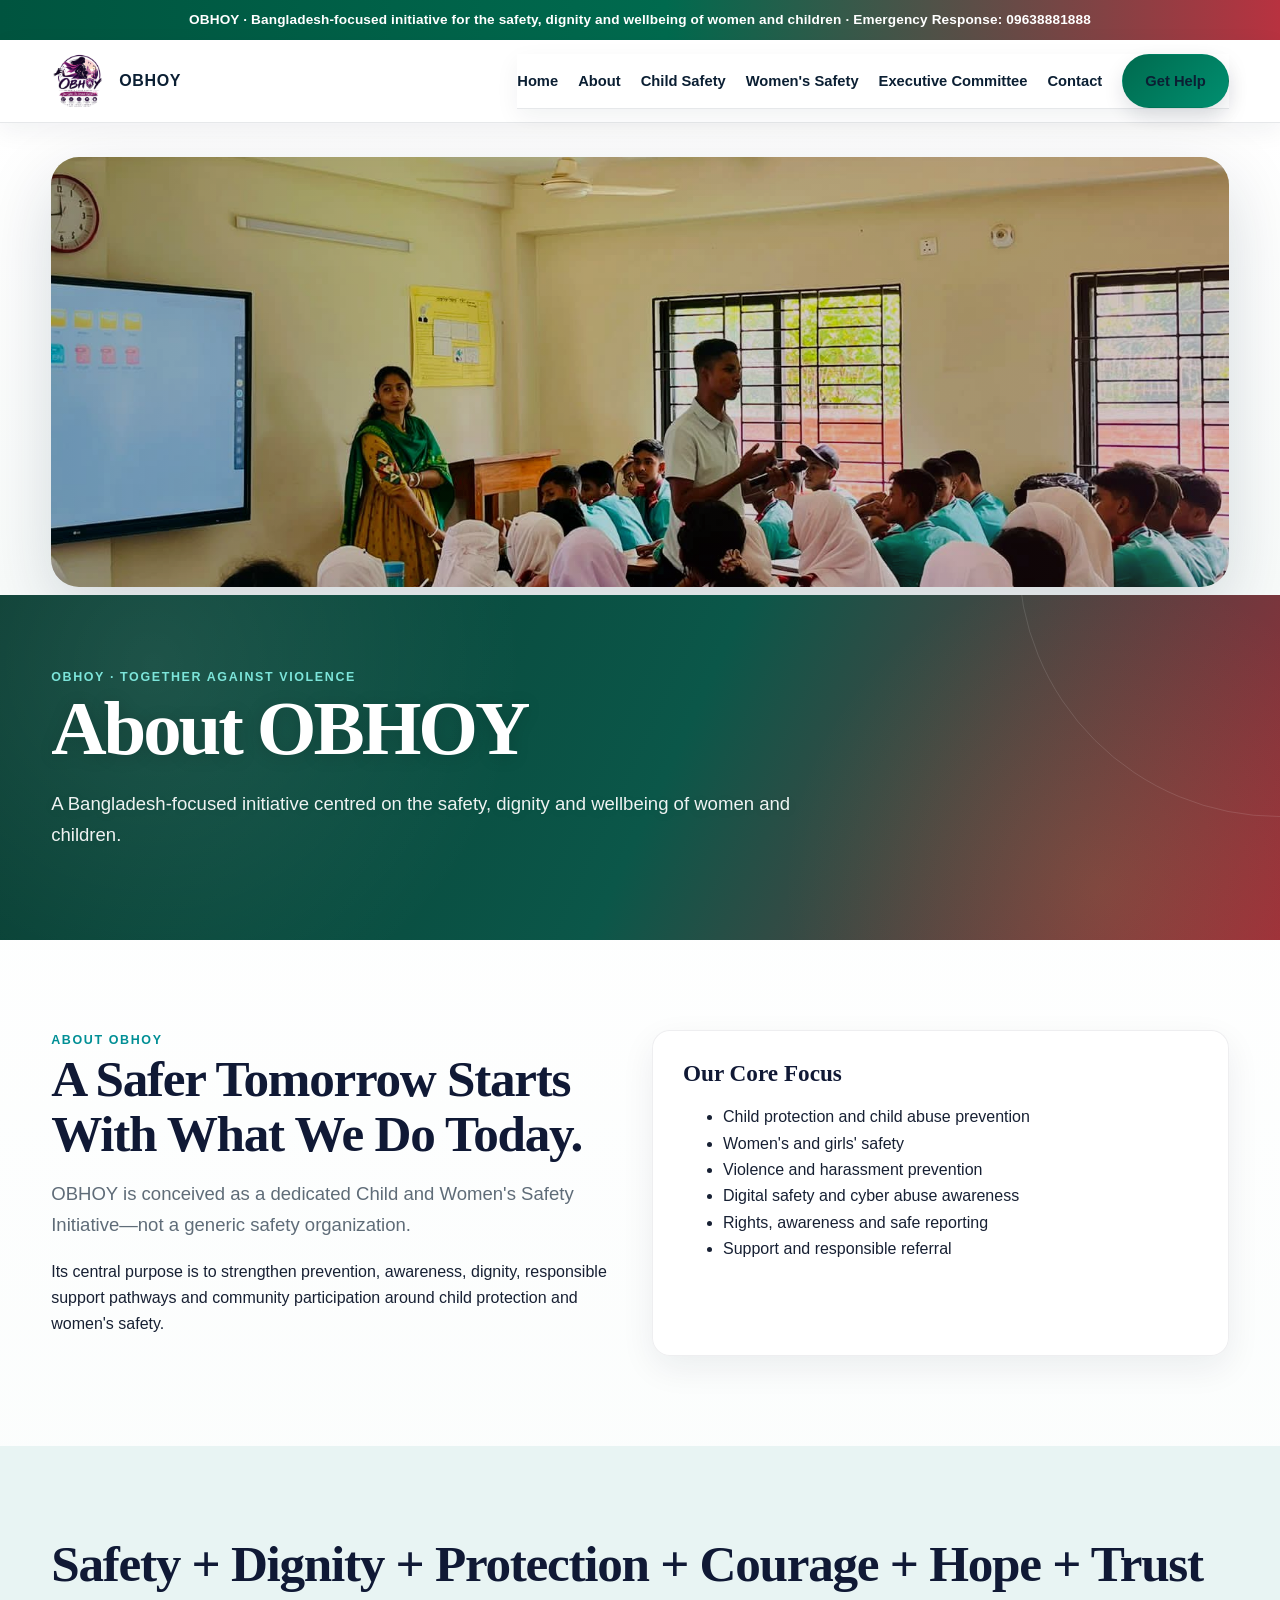
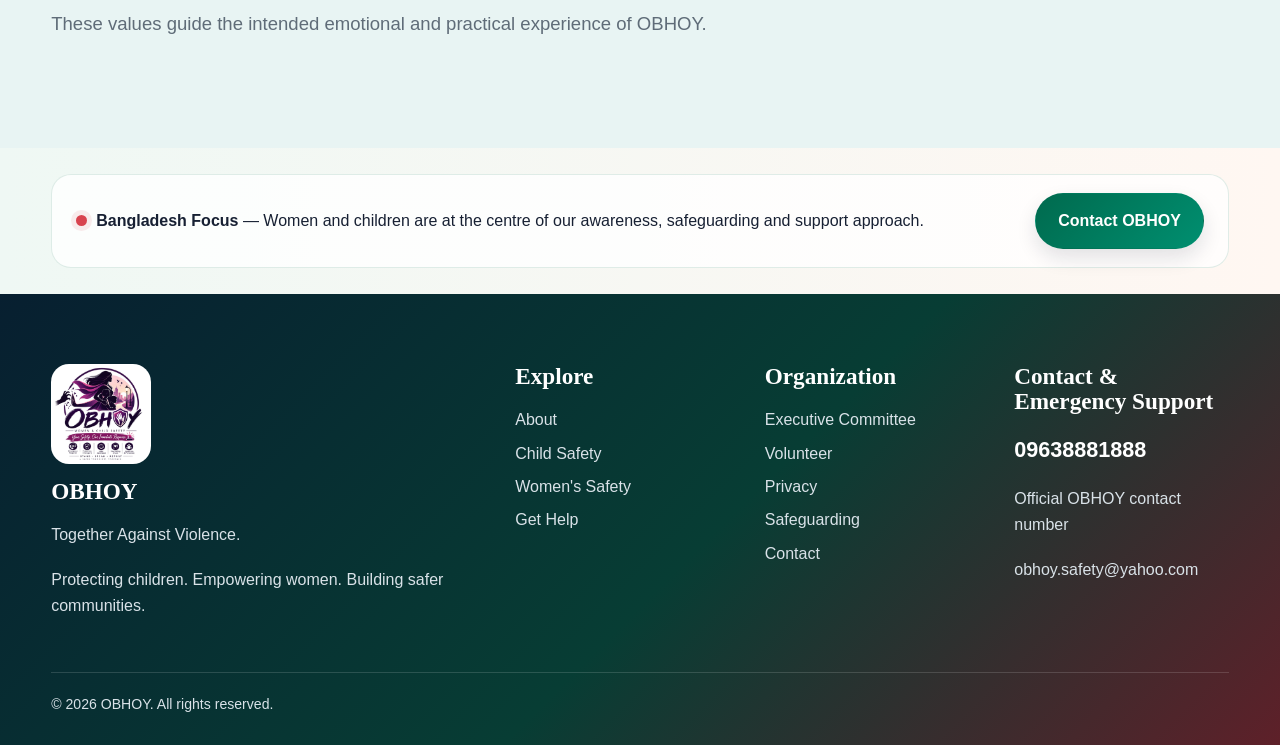
<file: about.html>
<!doctype html><html lang="en"><head>
<meta charset="utf-8"><meta name="viewport" content="width=device-width,initial-scale=1">
<meta name="description" content="OBHOY — Together Against Violence. Child and Women's Safety Initiative.">
<title>About | OBHOY</title><link rel="stylesheet" href="style.css"></head>
<body><div class="top-note">OBHOY · Bangladesh-focused initiative for the safety, dignity and wellbeing of women and children · Emergency Response: <strong>09638881888</strong></div>
<header class="nav"><div class="container nav-in">
<a class="brand" href="index.html"><img src="assets/logo.png" data-asset="logo.png" alt="OBHOY Women and Child Safety logo"><span>OBHOY</span></a>
<nav class="links" aria-label="Primary navigation">
<a href="index.html">Home</a><a href="about.html">About</a><a href="child-safety.html">Child Safety</a><a href="women-safety.html">Women's Safety</a><a href="executive-committee.html">Executive Committee</a><a href="contact.html">Contact</a>
<a class="btn btn-primary" href="contact.html" aria-label="Go to OBHOY Contact and Emergency Response">Get Help</a>
</nav><button class="mobile-toggle" aria-label="Open menu">☰</button></div></header><main><section class="bd-cover-section"><div class="container"><div class="bd-cover-frame"><img src="assets/cover%20photos/classroom-discussion.png" data-asset="cover%20photos/classroom-discussion.png" alt="Students participating in a classroom discussion" class="bd-cover-photo" loading="eager"><div class="bd-cover-overlay"></div></div></div></section><section class="page-hero"><div class="container"><div class="eyebrow">OBHOY · Together Against Violence</div><h1>About OBHOY</h1><p class="lead">A Bangladesh-focused initiative centred on the safety, dignity and wellbeing of women and children.</p></div></section>
<section class="section"><div class="container grid two"><div><div class="eyebrow">About OBHOY</div><h2>A Safer Tomorrow Starts With What We Do Today.</h2><p class="lead">OBHOY is conceived as a dedicated Child and Women's Safety Initiative—not a generic safety organization.</p><p>Its central purpose is to strengthen prevention, awareness, dignity, responsible support pathways and community participation around child protection and women's safety.</p></div><div class="card"><h3>Our Core Focus</h3><ul><li>Child protection and child abuse prevention</li><li>Women's and girls' safety</li><li>Violence and harassment prevention</li><li>Digital safety and cyber abuse awareness</li><li>Rights, awareness and safe reporting</li><li>Support and responsible referral</li></ul></div></div></section>
<section class="section band"><div class="container"><h2>Safety + Dignity + Protection + Courage + Hope + Trust</h2><p class="lead">These values guide the intended emotional and practical experience of OBHOY.</p></div></section>
<section class="bd-context"><div class="container"><div><span class="bd-dot"></span><strong>Bangladesh Focus</strong> — Women and children are at the centre of our awareness, safeguarding and support approach.</div><a href="contact.html" class="btn btn-primary">Contact OBHOY</a></div></section></main><footer class="footer"><div class="container footer-grid">
<div><img src="assets/logo.png" data-asset="logo.png" alt="OBHOY logo" style="width:100px;border-radius:18px;margin-bottom:15px"><h3>OBHOY</h3><p>Together Against Violence.</p><p>Protecting children. Empowering women. Building safer communities.</p></div>
<div><h3>Explore</h3><a href="about.html">About</a><a href="child-safety.html">Child Safety</a><a href="women-safety.html">Women's Safety</a><a href="contact.html" aria-label="Go to OBHOY Contact and Emergency Response">Get Help</a></div>
<div><h3>Organization</h3><a href="executive-committee.html">Executive Committee</a><a href="join.html">Volunteer</a><a href="privacy.html">Privacy</a><a href="privacy.html#safeguarding">Safeguarding</a><a href="contact.html">Contact</a></div>
<div><h3>Contact & Emergency Support</h3><p><strong style="font-size:1.35rem;color:#fff">09638881888</strong></p><p>Official OBHOY contact number</p><p><a href="mailto:obhoy.safety@yahoo.com">obhoy.safety@yahoo.com</a></p></div>
</div><div class="container copyright">© <span id="year"></span> OBHOY. All rights reserved.</div></footer><script src="script.js"></script><script src="asset-loader.js"></script>
</body></html>
</file>
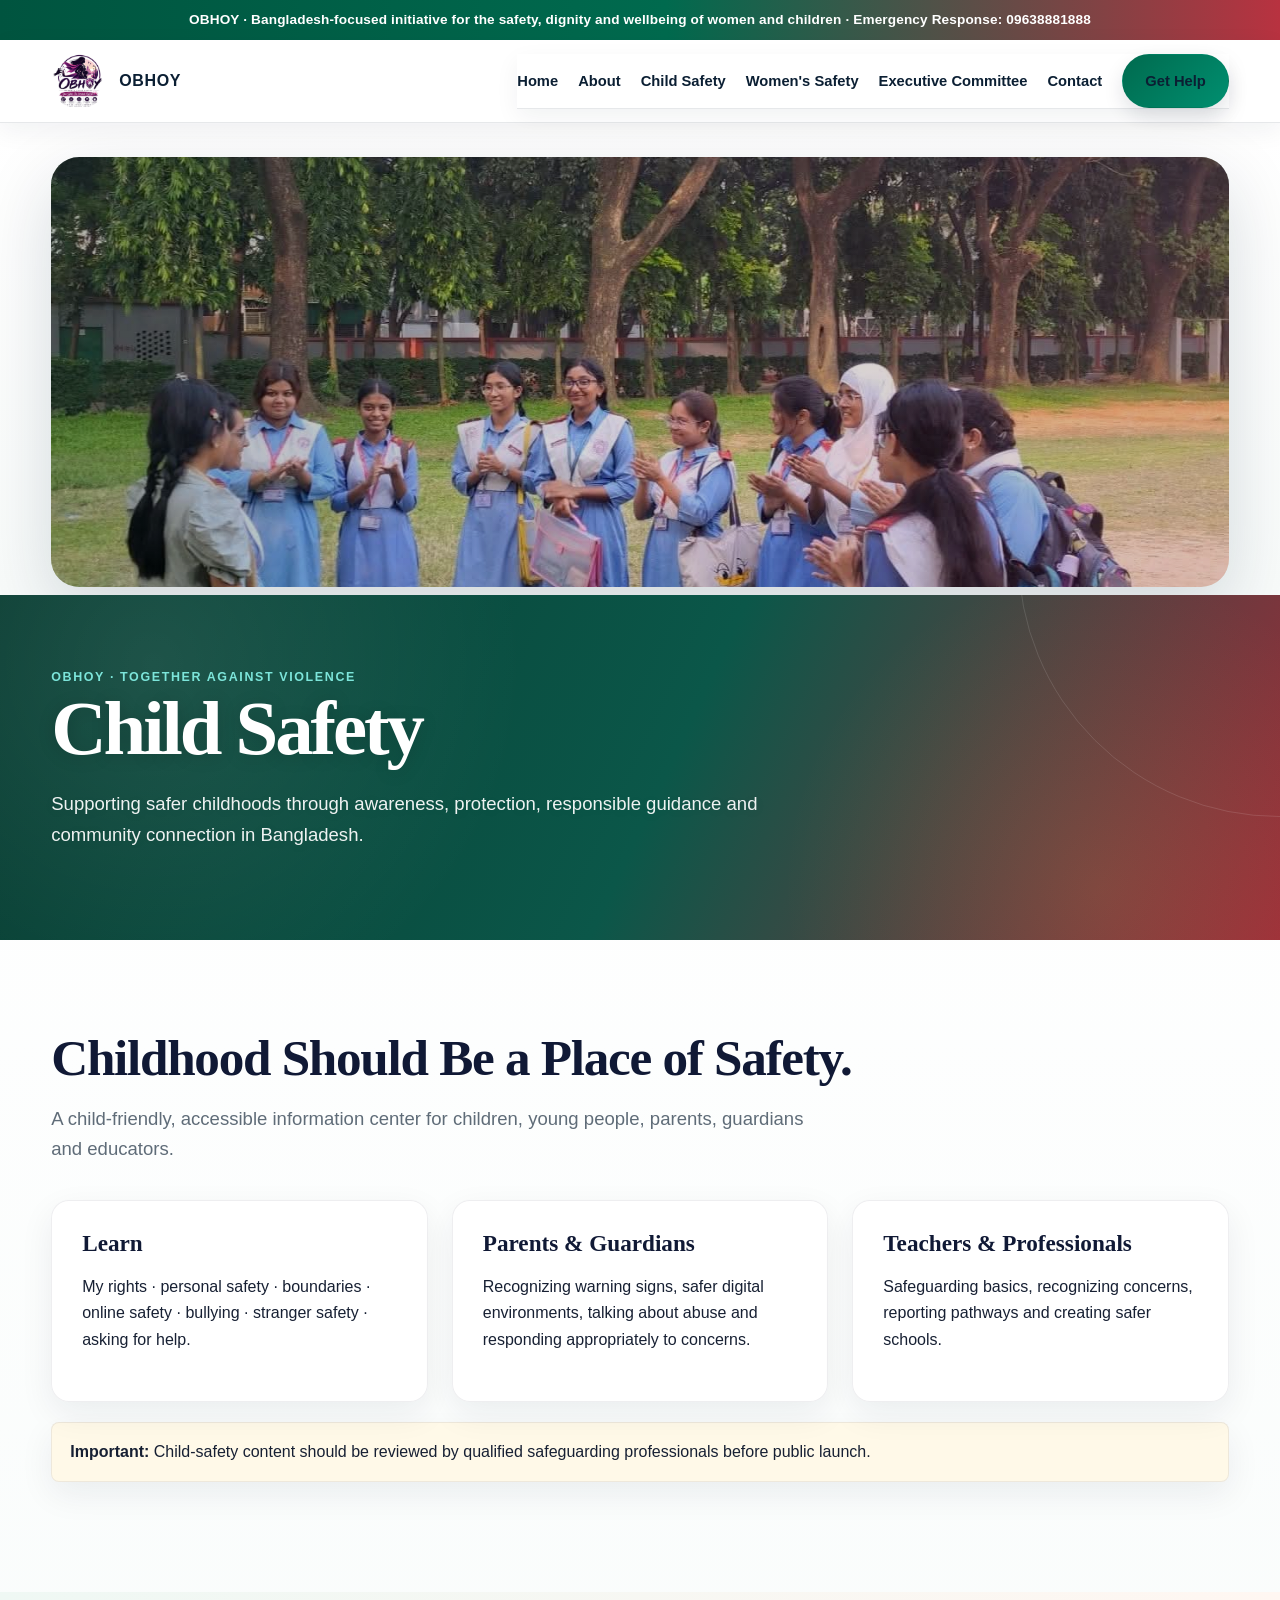
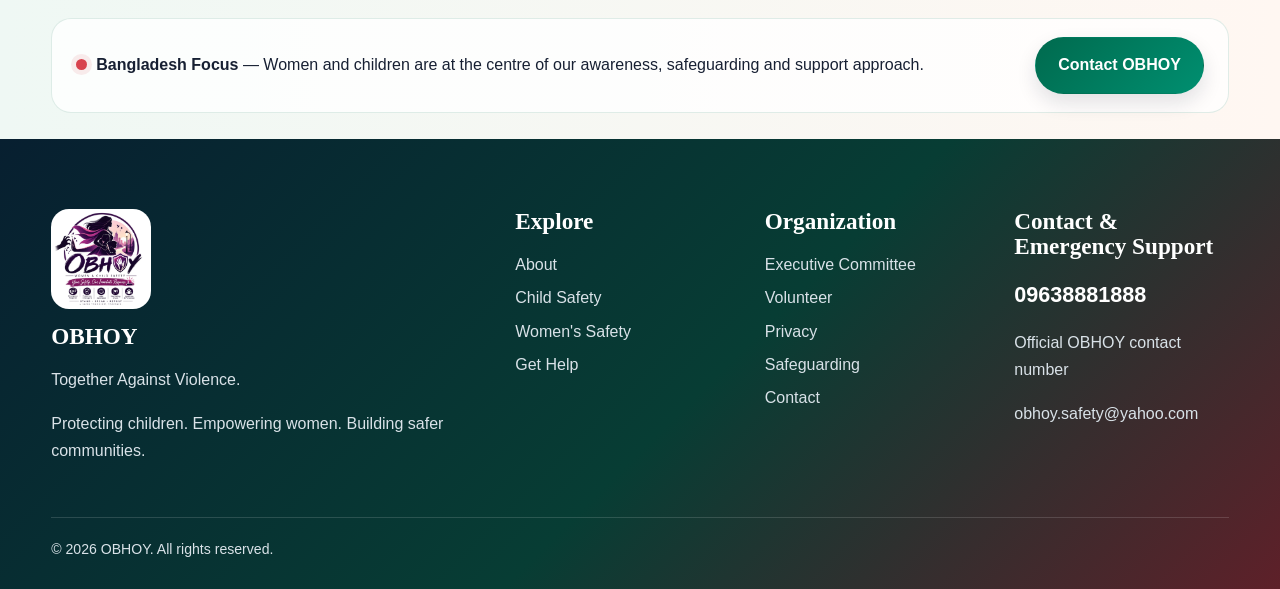
<file: child-safety.html>
<!doctype html><html lang="en"><head>
<meta charset="utf-8"><meta name="viewport" content="width=device-width,initial-scale=1">
<meta name="description" content="OBHOY — Together Against Violence. Child and Women's Safety Initiative.">
<title>Child Safety | OBHOY</title><link rel="stylesheet" href="style.css"></head>
<body><div class="top-note">OBHOY · Bangladesh-focused initiative for the safety, dignity and wellbeing of women and children · Emergency Response: <strong>09638881888</strong></div>
<header class="nav"><div class="container nav-in">
<a class="brand" href="index.html"><img src="assets/logo.png" data-asset="logo.png" alt="OBHOY Women and Child Safety logo"><span>OBHOY</span></a>
<nav class="links" aria-label="Primary navigation">
<a href="index.html">Home</a><a href="about.html">About</a><a href="child-safety.html">Child Safety</a><a href="women-safety.html">Women's Safety</a><a href="executive-committee.html">Executive Committee</a><a href="contact.html">Contact</a>
<a class="btn btn-primary" href="contact.html" aria-label="Go to OBHOY Contact and Emergency Response">Get Help</a>
</nav><button class="mobile-toggle" aria-label="Open menu">☰</button></div></header><main><section class="bd-cover-section"><div class="container"><div class="bd-cover-frame"><img src="assets/cover%20photos/school-girls-community.png" data-asset="cover%20photos/school-girls-community.png" alt="Students and young people connecting in a school community" class="bd-cover-photo" loading="eager"><div class="bd-cover-overlay"></div></div></div></section><section class="page-hero"><div class="container"><div class="eyebrow">OBHOY · Together Against Violence</div><h1>Child Safety</h1><p class="lead">Supporting safer childhoods through awareness, protection, responsible guidance and community connection in Bangladesh.</p></div></section>
<section class="section"><div class="container"><h2>Childhood Should Be a Place of Safety.</h2><p class="lead">A child-friendly, accessible information center for children, young people, parents, guardians and educators.</p><div class="grid three" style="margin-top:35px">
<div class="card"><h3>Learn</h3><p>My rights · personal safety · boundaries · online safety · bullying · stranger safety · asking for help.</p></div>
<div class="card"><h3>Parents & Guardians</h3><p>Recognizing warning signs, safer digital environments, talking about abuse and responding appropriately to concerns.</p></div>
<div class="card"><h3>Teachers & Professionals</h3><p>Safeguarding basics, recognizing concerns, reporting pathways and creating safer schools.</p></div>
</div><div class="notice"><strong>Important:</strong> Child-safety content should be reviewed by qualified safeguarding professionals before public launch.</div></div></section>
<section class="bd-context"><div class="container"><div><span class="bd-dot"></span><strong>Bangladesh Focus</strong> — Women and children are at the centre of our awareness, safeguarding and support approach.</div><a href="contact.html" class="btn btn-primary">Contact OBHOY</a></div></section></main><footer class="footer"><div class="container footer-grid">
<div><img src="assets/logo.png" data-asset="logo.png" alt="OBHOY logo" style="width:100px;border-radius:18px;margin-bottom:15px"><h3>OBHOY</h3><p>Together Against Violence.</p><p>Protecting children. Empowering women. Building safer communities.</p></div>
<div><h3>Explore</h3><a href="about.html">About</a><a href="child-safety.html">Child Safety</a><a href="women-safety.html">Women's Safety</a><a href="contact.html" aria-label="Go to OBHOY Contact and Emergency Response">Get Help</a></div>
<div><h3>Organization</h3><a href="executive-committee.html">Executive Committee</a><a href="join.html">Volunteer</a><a href="privacy.html">Privacy</a><a href="privacy.html#safeguarding">Safeguarding</a><a href="contact.html">Contact</a></div>
<div><h3>Contact & Emergency Support</h3><p><strong style="font-size:1.35rem;color:#fff">09638881888</strong></p><p>Official OBHOY contact number</p><p><a href="mailto:obhoy.safety@yahoo.com">obhoy.safety@yahoo.com</a></p></div>
</div><div class="container copyright">© <span id="year"></span> OBHOY. All rights reserved.</div></footer><script src="script.js"></script><script src="asset-loader.js"></script>
</body></html>
</file>
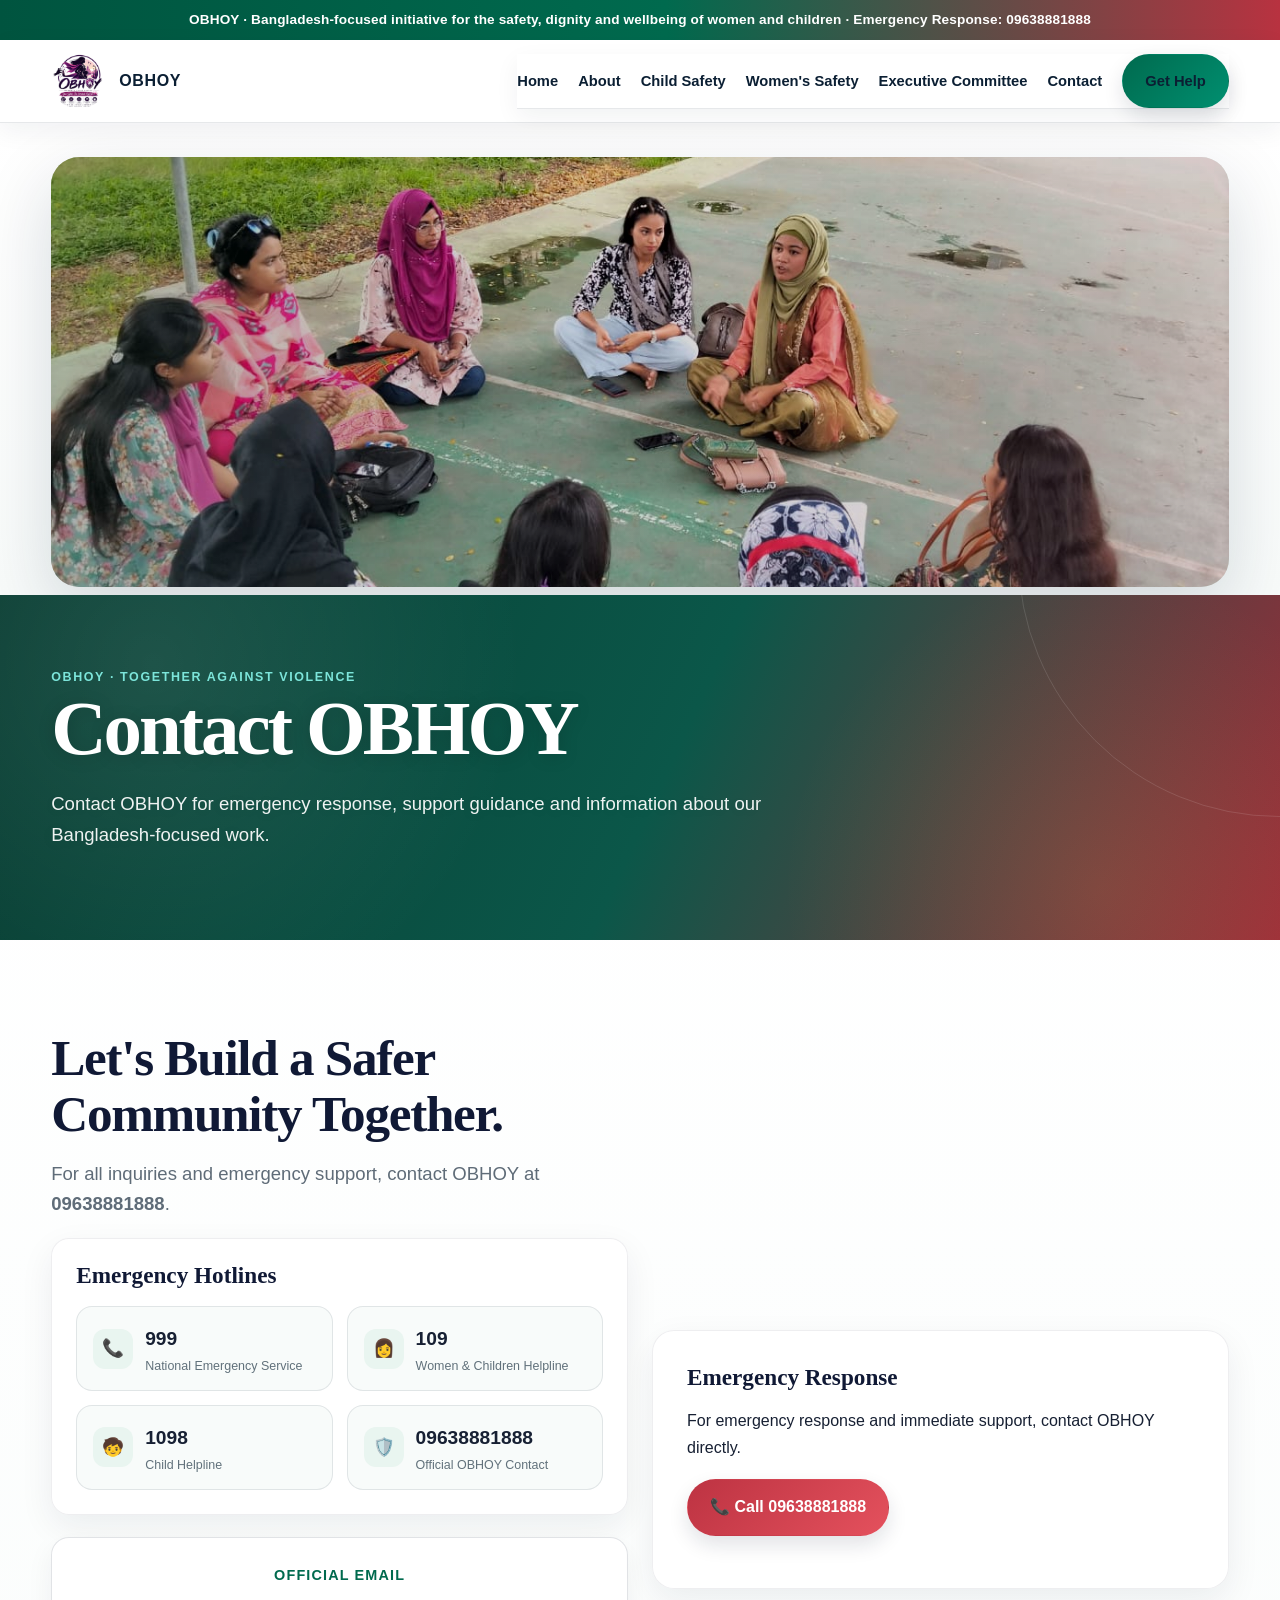
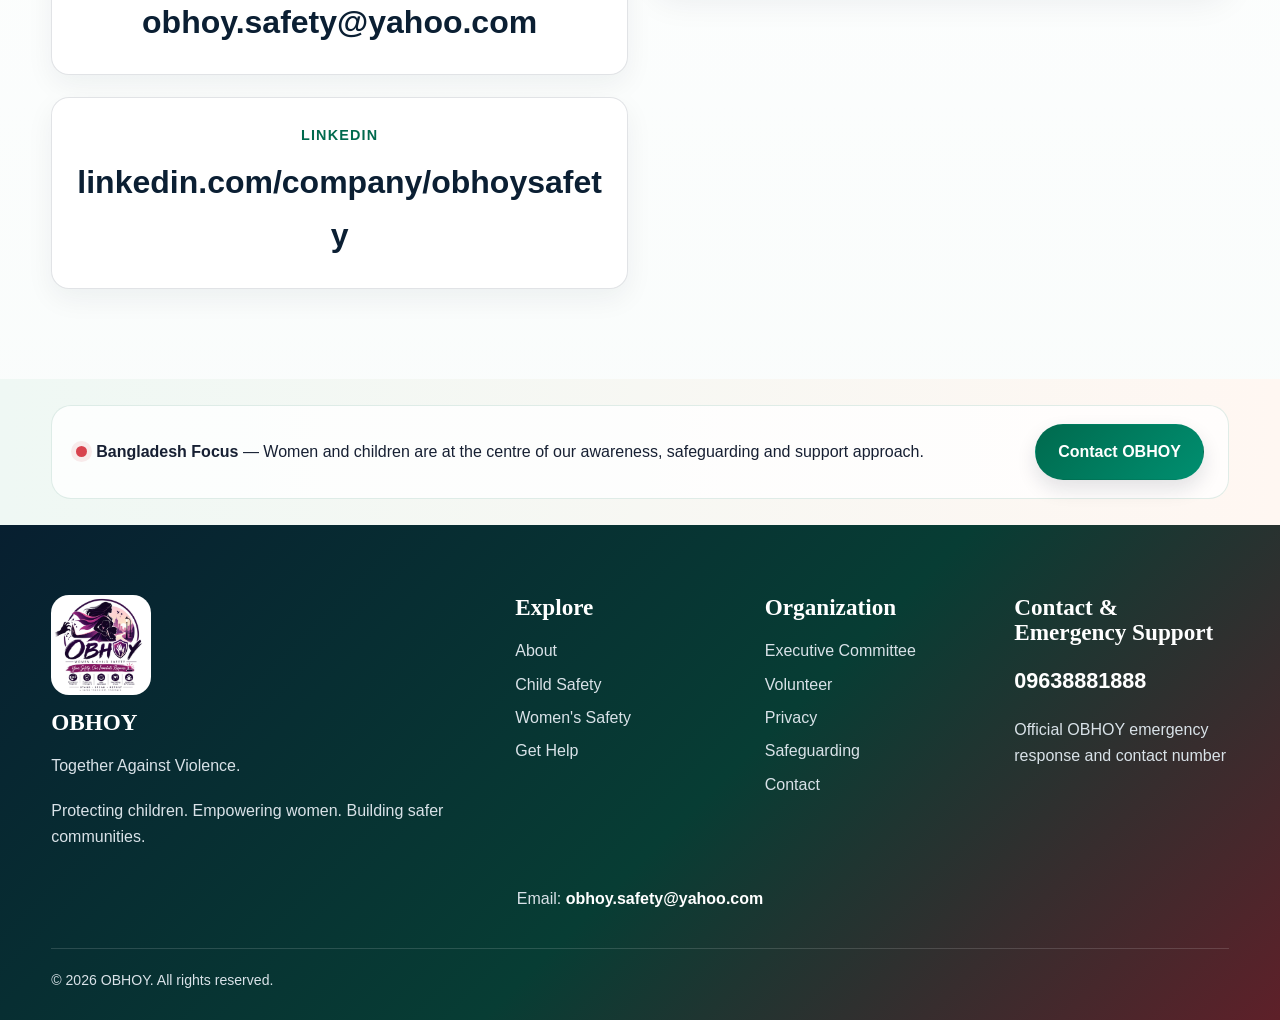
<file: contact.html>
<!doctype html><html lang="en"><head>
<meta charset="utf-8"><meta name="viewport" content="width=device-width,initial-scale=1">
<meta name="description" content="OBHOY — Together Against Violence. Child and Women's Safety Initiative.">
<title>Contact | OBHOY</title><link rel="stylesheet" href="style.css"></head>
<body><div class="top-note">OBHOY · Bangladesh-focused initiative for the safety, dignity and wellbeing of women and children · Emergency Response: <strong>09638881888</strong></div>
<header class="nav"><div class="container nav-in">
<a class="brand" href="index.html"><img src="assets/logo.png" data-asset="logo.png" alt="OBHOY Women and Child Safety logo"><span>OBHOY</span></a>
<nav class="links" aria-label="Primary navigation">
<a href="index.html">Home</a><a href="about.html">About</a><a href="child-safety.html">Child Safety</a><a href="women-safety.html">Women's Safety</a><a href="executive-committee.html">Executive Committee</a><a href="contact.html">Contact</a>
<a class="btn btn-primary" href="contact.html" aria-label="Go to OBHOY Contact and Emergency Response">Get Help</a>
</nav><button class="mobile-toggle" aria-label="Open menu">☰</button></div></header><main><section class="bd-cover-section"><div class="container"><div class="bd-cover-frame"><img src="assets/cover%20photos/women-community-circle.png" data-asset="cover%20photos/women-community-circle.png" alt="Women taking part in a community discussion" class="bd-cover-photo" loading="eager"><div class="bd-cover-overlay"></div></div></div></section><section class="page-hero"><div class="container"><div class="eyebrow">OBHOY · Together Against Violence</div><h1>Contact OBHOY</h1><p class="lead">Contact OBHOY for emergency response, support guidance and information about our Bangladesh-focused work.</p></div></section>
<section class="section"><div class="container grid two"><div><h2>Let's Build a Safer Community Together.</h2><p class="lead">For all inquiries and emergency support, contact OBHOY at <strong>09638881888</strong>.</p><div class="card emergency-hotlines-card"><h3 style="margin-top:0">Emergency Hotlines</h3><div class="emergency-hotline-grid"><a class="emergency-hotline" href="tel:999"><span class="hotline-icon">📞</span><span><strong>999</strong><small>National Emergency Service</small></span></a><a class="emergency-hotline" href="tel:109"><span class="hotline-icon">👩</span><span><strong>109</strong><small>Women &amp; Children Helpline</small></span></a><a class="emergency-hotline" href="tel:1098"><span class="hotline-icon">🧒</span><span><strong>1098</strong><small>Child Helpline</small></span></a><a class="emergency-hotline" href="tel:09638881888"><span class="hotline-icon">🛡️</span><span><strong>09638881888</strong><small>Official OBHOY Contact</small></span></a></div></div><div class="contact-email-card"><span class="email-label">Official Email</span><a href="mailto:obhoy.safety@yahoo.com">obhoy.safety@yahoo.com</a></div><div class="contact-email-card"><span class="email-label">LinkedIn</span><a href="https://www.linkedin.com/company/obhoysafety/" target="_blank" rel="noopener">linkedin.com/company/obhoysafety</a></div></div><div class="form-card"><h3>Emergency Response</h3><p>For emergency response and immediate support, contact OBHOY directly.</p><p><a class="btn btn-danger" href="contact.html">📞 Call 09638881888</a></p></div></div></section>
<section class="bd-context"><div class="container"><div><span class="bd-dot"></span><strong>Bangladesh Focus</strong> — Women and children are at the centre of our awareness, safeguarding and support approach.</div><a href="contact.html" class="btn btn-primary">Contact OBHOY</a></div></section></main><footer class="footer"><div class="container footer-grid">
<div><img src="assets/logo.png" data-asset="logo.png" alt="OBHOY logo" style="width:100px;border-radius:18px;margin-bottom:15px"><h3>OBHOY</h3><p>Together Against Violence.</p><p>Protecting children. Empowering women. Building safer communities.</p></div>
<div><h3>Explore</h3><a href="about.html">About</a><a href="child-safety.html">Child Safety</a><a href="women-safety.html">Women's Safety</a><a href="contact.html" aria-label="Go to OBHOY Contact and Emergency Response">Get Help</a></div>
<div><h3>Organization</h3><a href="executive-committee.html">Executive Committee</a><a href="join.html">Volunteer</a><a href="privacy.html">Privacy</a><a href="privacy.html#safeguarding">Safeguarding</a><a href="contact.html">Contact</a></div>
<div><h3>Contact & Emergency Support</h3><p><strong style="font-size:1.35rem;color:#fff">09638881888</strong></p><p>Official OBHOY emergency response and contact number</p></div>
</div><p class="global-contact-email">Email: <a href="mailto:obhoy.safety@yahoo.com">obhoy.safety@yahoo.com</a></p><div class="container copyright">© <span id="year"></span> OBHOY. All rights reserved.</div></footer><script src="script.js"></script><script src="asset-loader.js"></script>
</body></html>
</file>
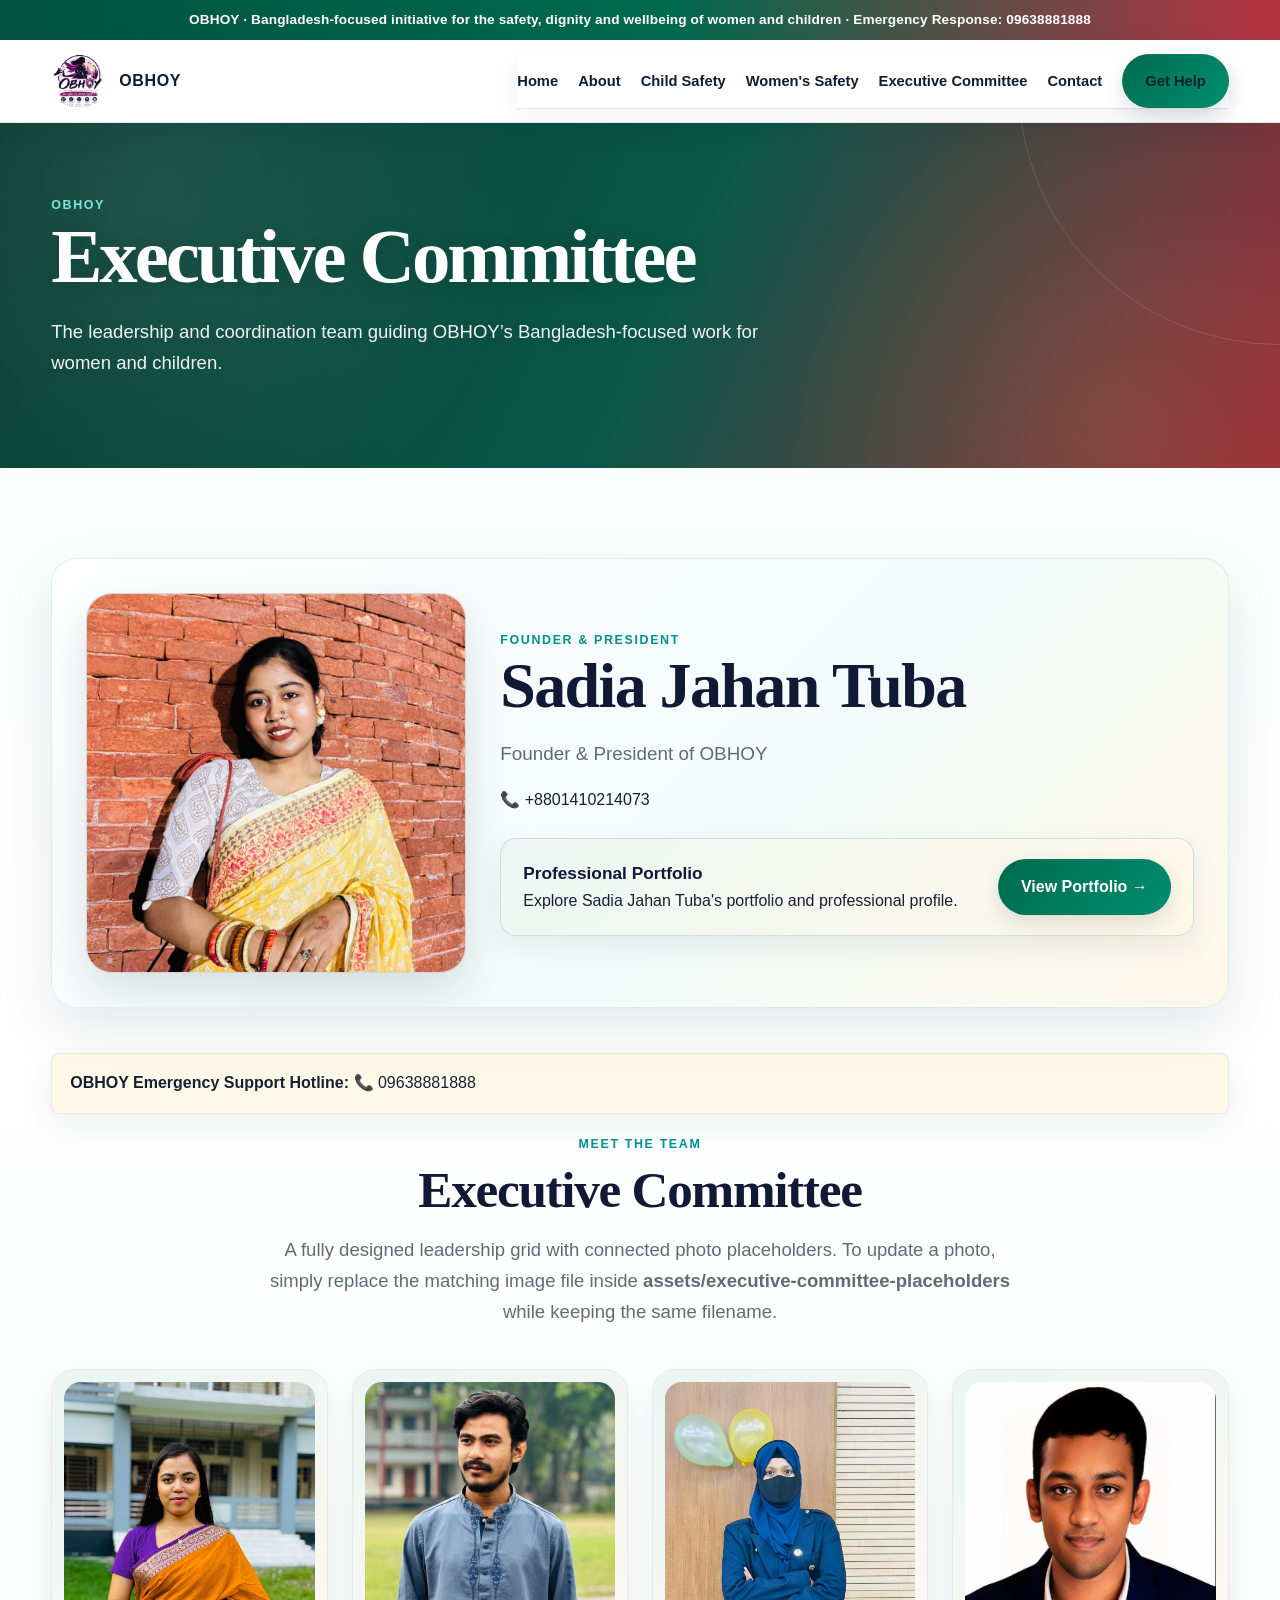
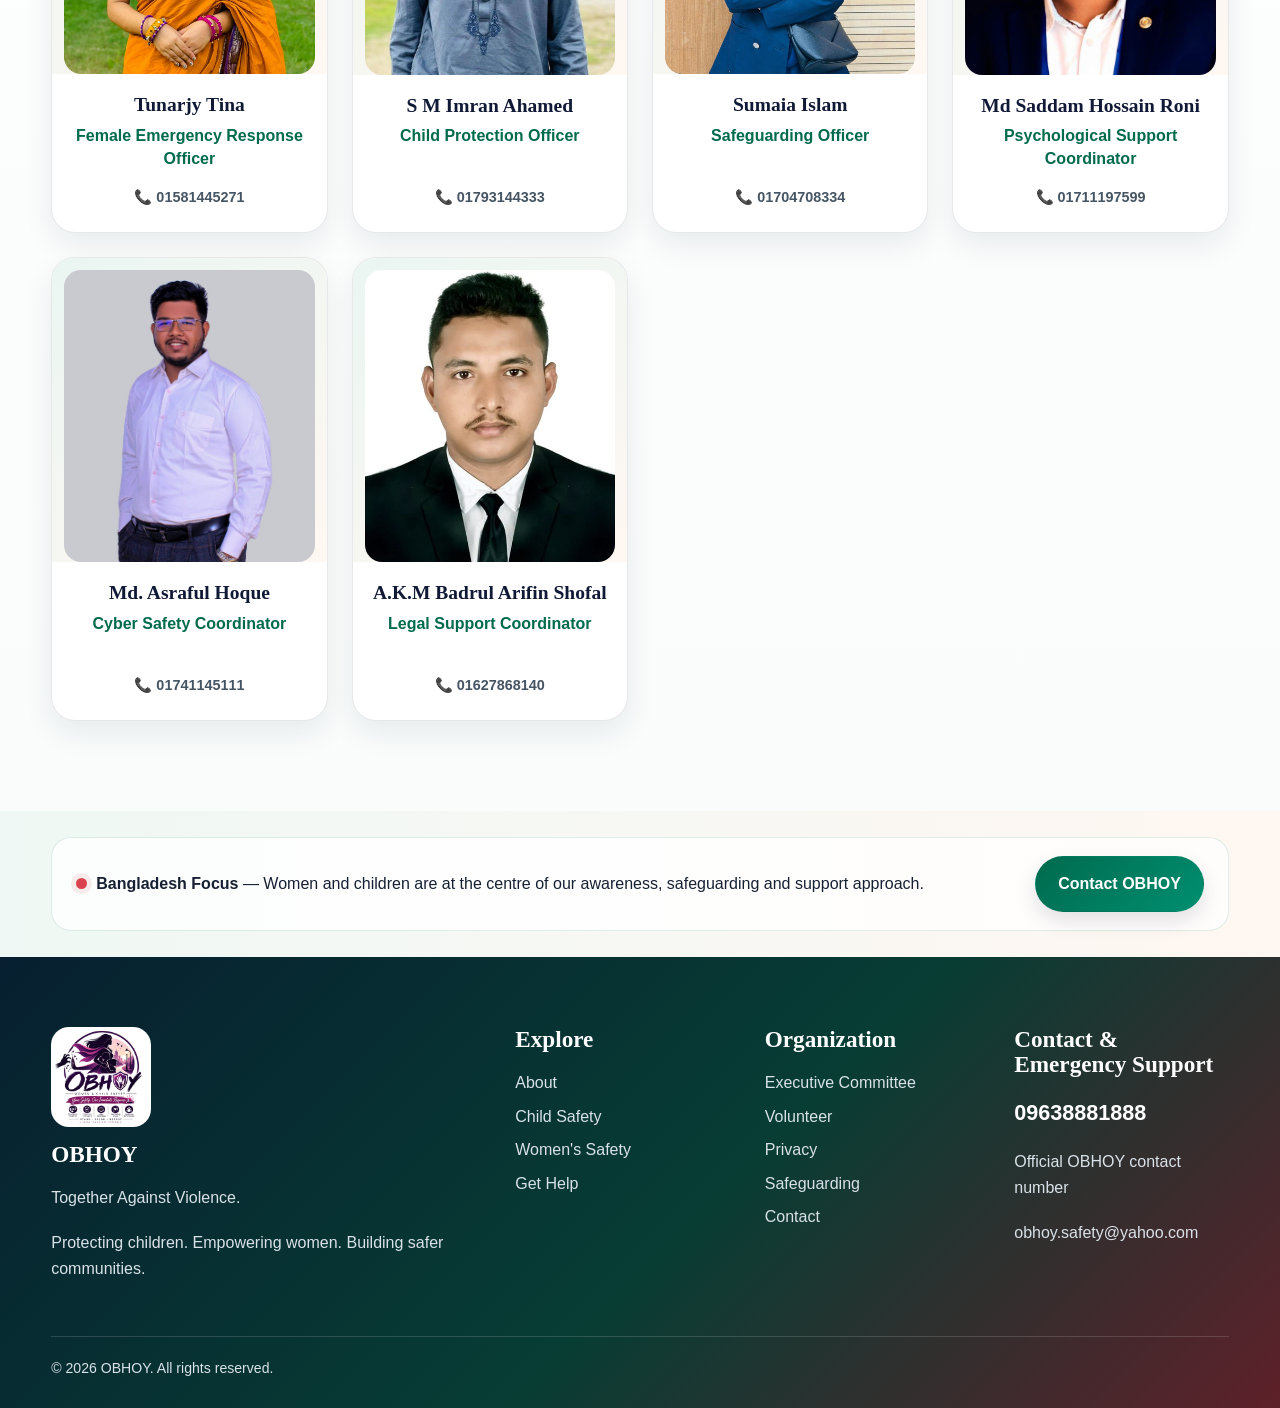
<file: executive-committee.html>
<!doctype html><html lang="en"><head><meta charset="utf-8"><meta name="viewport" content="width=device-width,initial-scale=1"><meta name="description" content="OBHOY Executive Committee"><title>Executive Committee | OBHOY</title><link rel="stylesheet" href="style.css"></head><body><div class="top-note">OBHOY · Bangladesh-focused initiative for the safety, dignity and wellbeing of women and children · Emergency Response: <strong>09638881888</strong></div>
<header class="nav"><div class="container nav-in">
<a class="brand" href="index.html"><img src="assets/logo.png" data-asset="logo.png" alt="OBHOY Women and Child Safety logo"><span>OBHOY</span></a>
<nav class="links" aria-label="Primary navigation">
<a href="index.html">Home</a><a href="about.html">About</a><a href="child-safety.html">Child Safety</a><a href="women-safety.html">Women's Safety</a><a href="executive-committee.html">Executive Committee</a><a href="contact.html">Contact</a>
<a class="btn btn-primary" href="contact.html" aria-label="Go to OBHOY Contact and Emergency Response">Get Help</a>
</nav><button class="mobile-toggle" aria-label="Open menu">☰</button></div></header><main>
<section class="page-hero"><div class="container"><div class="eyebrow">OBHOY</div><h1>Executive Committee</h1><p class="lead">The leadership and coordination team guiding OBHOY’s Bangladesh-focused work for women and children.</p></div></section>
<section class="section"><div class="container">
<div class="founder-feature">
<div class="founder-photo-column">
<div class="founder-photo-wrap">
<img src="assets/executive-committee-placeholders/president.png" data-asset="executive-committee-placeholders/president.png" alt="Replace with photo of Sadia Jahan Tuba" class="founder-photo" loading="eager">

</div>
</div>
<div class="founder-info">
<div class="eyebrow">Founder & President</div>
<h2>Sadia Jahan Tuba</h2>
<p class="lead">Founder & President of OBHOY</p>
<p>📞 <a href="tel:+8801410214073">+8801410214073</a></p>
<div class="portfolio-box">
<div><strong>Professional Portfolio</strong><span>Explore Sadia Jahan Tuba's portfolio and professional profile.</span></div>
<a class="btn btn-primary" href="https://sadiajahantuba.me/" target="_blank" rel="noopener">View Portfolio →</a>
</div>
</div></div>
<div class="notice"><strong>OBHOY Emergency Support Hotline:</strong> <a href="contact.html">📞 09638881888</a></div>
<div class="committee-intro"><div><div class="eyebrow">Meet the Team</div><h2>Executive Committee</h2><p class="lead">A fully designed leadership grid with connected photo placeholders. To update a photo, simply replace the matching image file inside <strong>assets/executive-committee-placeholders</strong> while keeping the same filename.</p></div></div><div class="committee-grid"><article class="committee-member"><div class="member-photo-wrap"><img src="assets/executive-committee-placeholders/executive-member-1.png" data-asset="executive-committee-placeholders/executive-member-1.png" alt="Replace with photo of Tunarjy Tina" class="member-photo" loading="lazy"></div><div class="member-content"><h3>Tunarjy Tina</h3><p class="member-role">Female Emergency Response Officer</p><a class="team-phone" href="tel:01581445271">📞 01581445271</a></div></article><article class="committee-member"><div class="member-photo-wrap"><img src="assets/executive-committee-placeholders/executive-member-2.png" data-asset="executive-committee-placeholders/executive-member-2.png" alt="Replace with photo of S M Imran Ahamed" class="member-photo" loading="lazy"></div><div class="member-content"><h3>S M Imran Ahamed</h3><p class="member-role">Child Protection Officer</p><a class="team-phone" href="tel:01793144333">📞 01793144333</a></div></article><article class="committee-member"><div class="member-photo-wrap"><img src="assets/executive-committee-placeholders/executive-member-3.png" data-asset="executive-committee-placeholders/executive-member-3.png" alt="Replace with photo of Sumaia Islam" class="member-photo" loading="lazy"></div><div class="member-content"><h3>Sumaia Islam</h3><p class="member-role">Safeguarding Officer</p><a class="team-phone" href="tel:01704708334">📞 01704708334</a></div></article><article class="committee-member"><div class="member-photo-wrap"><img src="assets/executive-committee-placeholders/executive-member-4.png" data-asset="executive-committee-placeholders/executive-member-4.png" alt="Replace with photo of Md Saddam Hossain Roni" class="member-photo" loading="lazy"></div><div class="member-content"><h3>Md Saddam Hossain Roni</h3><p class="member-role">Psychological Support Coordinator</p><a class="team-phone" href="tel:01711197599">📞 01711197599</a></div></article><article class="committee-member"><div class="member-photo-wrap"><img src="assets/executive-committee-placeholders/executive-member-5.png" data-asset="executive-committee-placeholders/executive-member-5.png" alt="Replace with photo of Md. Asraful Hoque" class="member-photo" loading="lazy"></div><div class="member-content"><h3>Md. Asraful Hoque</h3><p class="member-role">Cyber Safety Coordinator</p><a class="team-phone" href="tel:01741145111">📞 01741145111</a></div></article><article class="committee-member"><div class="member-photo-wrap"><img src="assets/executive-committee-placeholders/executive-member-6.jpeg" data-asset="executive-committee-placeholders/executive-member-6.jpeg" alt="Photo of A.K.M Badrul Arifin Shofal" class="member-photo" loading="lazy"></div><div class="member-content"><h3>A.K.M Badrul Arifin Shofal</h3><p class="member-role">Legal Support Coordinator</p><a class="team-phone" href="tel:+8801627868140">📞 01627868140</a></div></article></div>
</div></section>
<section class="bd-context"><div class="container"><div><span class="bd-dot"></span><strong>Bangladesh Focus</strong> — Women and children are at the centre of our awareness, safeguarding and support approach.</div><a href="contact.html" class="btn btn-primary">Contact OBHOY</a></div></section></main><footer class="footer"><div class="container footer-grid">
<div><img src="assets/logo.png" data-asset="logo.png" alt="OBHOY logo" style="width:100px;border-radius:18px;margin-bottom:15px"><h3>OBHOY</h3><p>Together Against Violence.</p><p>Protecting children. Empowering women. Building safer communities.</p></div>
<div><h3>Explore</h3><a href="about.html">About</a><a href="child-safety.html">Child Safety</a><a href="women-safety.html">Women's Safety</a><a href="contact.html" aria-label="Go to OBHOY Contact and Emergency Response">Get Help</a></div>
<div><h3>Organization</h3><a href="executive-committee.html">Executive Committee</a><a href="join.html">Volunteer</a><a href="privacy.html">Privacy</a><a href="privacy.html#safeguarding">Safeguarding</a><a href="contact.html">Contact</a></div>
<div><h3>Contact & Emergency Support</h3><p><strong style="font-size:1.35rem;color:#fff">09638881888</strong></p><p>Official OBHOY contact number</p><p><a href="mailto:obhoy.safety@yahoo.com">obhoy.safety@yahoo.com</a></p></div>
</div><div class="container copyright">© <span id="year"></span> OBHOY. All rights reserved.</div></footer><script src="script.js"></script><script src="asset-loader.js"></script>
</body></html>
</file>
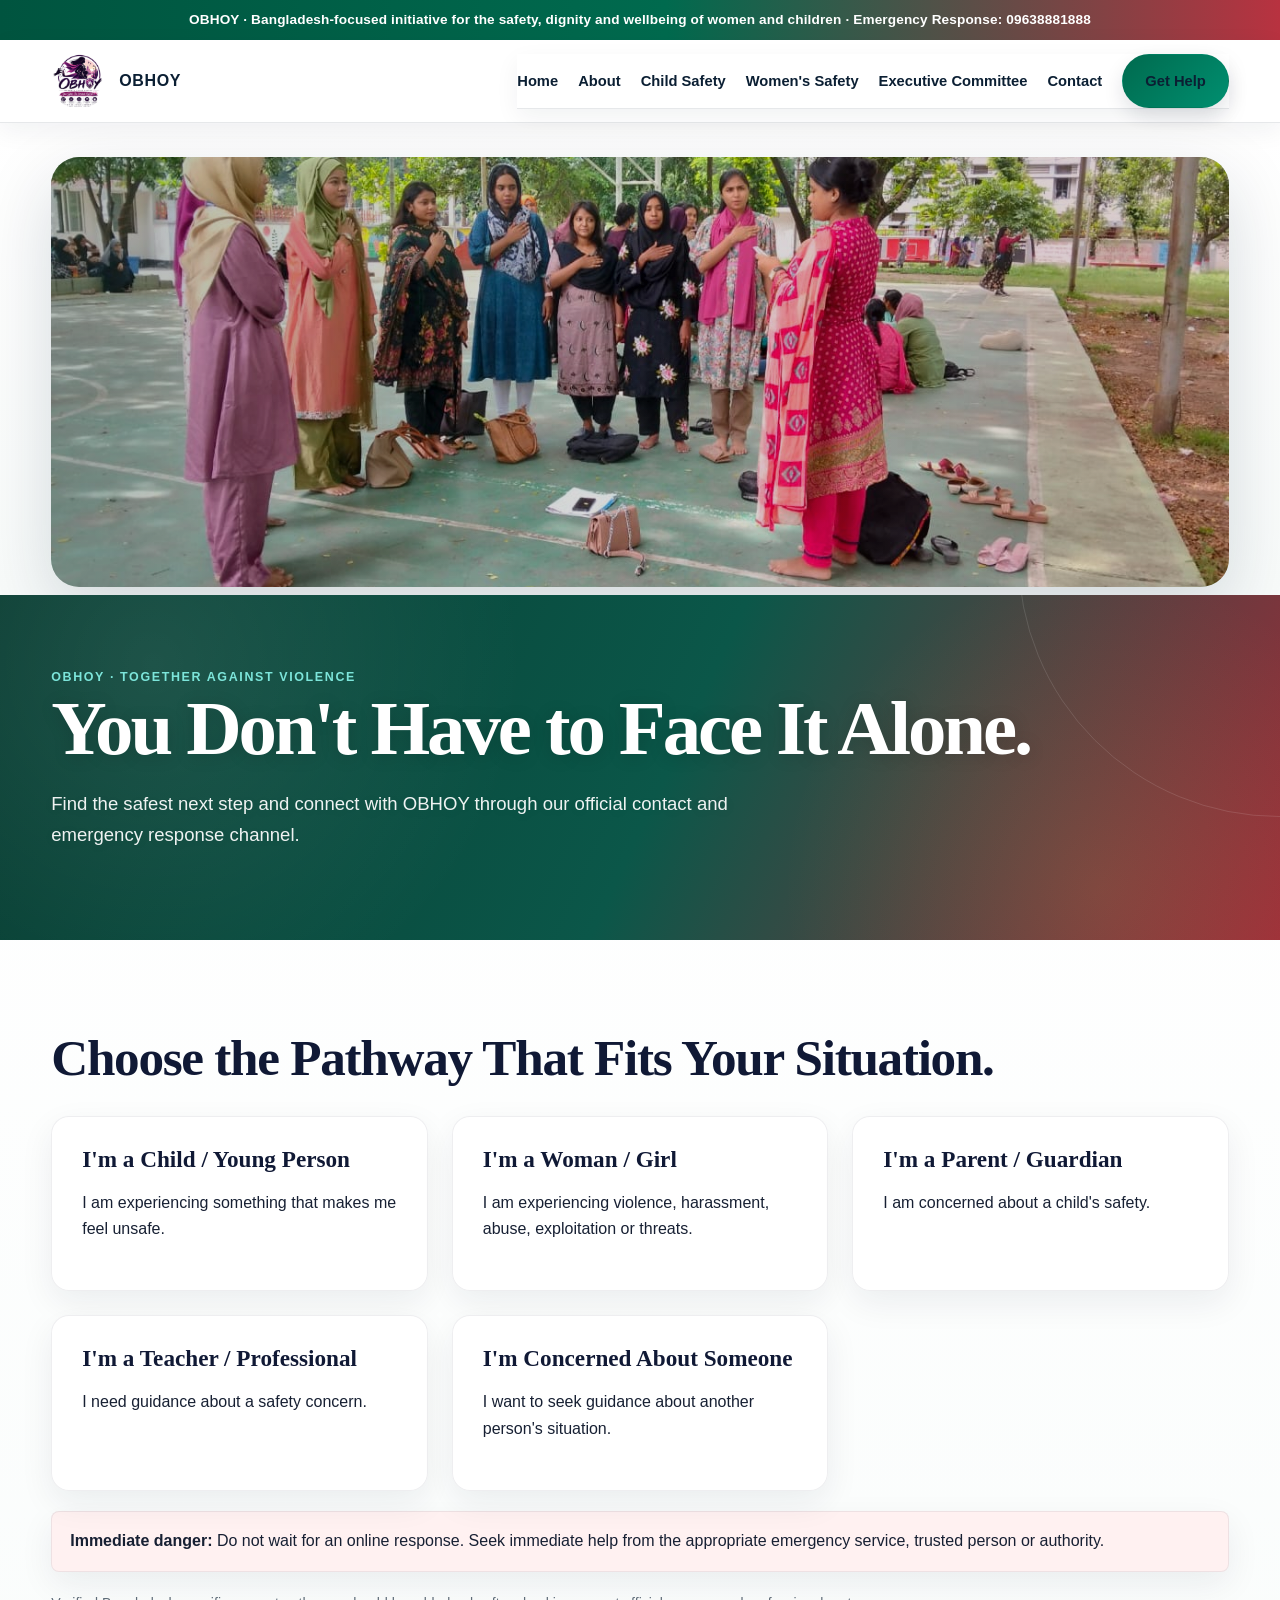
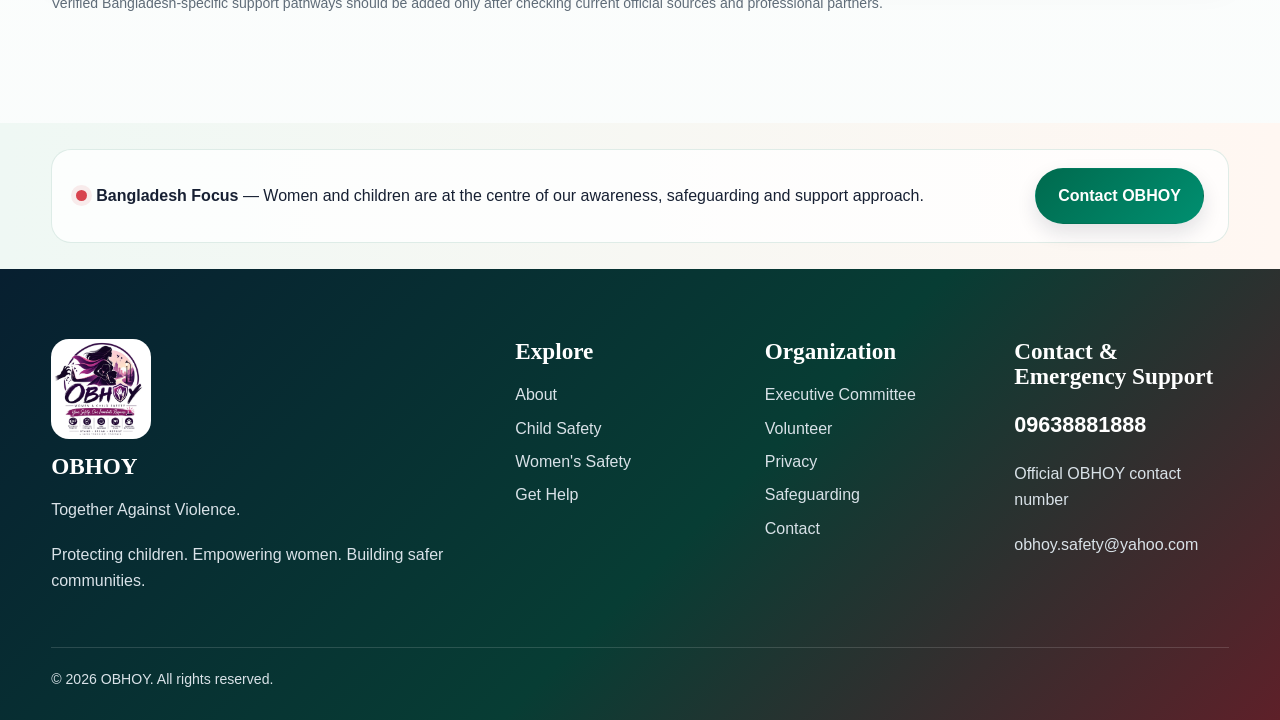
<file: get-help.html>
<!doctype html><html lang="en"><head>
<meta charset="utf-8"><meta name="viewport" content="width=device-width,initial-scale=1">
<meta name="description" content="OBHOY — Together Against Violence. Child and Women's Safety Initiative.">
<title>Get Help | OBHOY</title><link rel="stylesheet" href="style.css"></head>
<body><div class="top-note">OBHOY · Bangladesh-focused initiative for the safety, dignity and wellbeing of women and children · Emergency Response: <strong>09638881888</strong></div>
<header class="nav"><div class="container nav-in">
<a class="brand" href="index.html"><img src="assets/logo.png" data-asset="logo.png" alt="OBHOY Women and Child Safety logo"><span>OBHOY</span></a>
<nav class="links" aria-label="Primary navigation">
<a href="index.html">Home</a><a href="about.html">About</a><a href="child-safety.html">Child Safety</a><a href="women-safety.html">Women's Safety</a><a href="executive-committee.html">Executive Committee</a><a href="contact.html">Contact</a>
<a class="btn btn-primary" href="contact.html" aria-label="Go to OBHOY Contact and Emergency Response">Get Help</a>
</nav><button class="mobile-toggle" aria-label="Open menu">☰</button></div></header><main><section class="bd-cover-section"><div class="container"><div class="bd-cover-frame"><img src="assets/cover%20photos/women-outdoor-session.png" data-asset="cover%20photos/women-outdoor-session.png" alt="Women and girls participating in an outdoor session" class="bd-cover-photo" loading="eager"><div class="bd-cover-overlay"></div></div></div></section><section class="page-hero"><div class="container"><div class="eyebrow">OBHOY · Together Against Violence</div><h1>You Don't Have to Face It Alone.</h1><p class="lead">Find the safest next step and connect with OBHOY through our official contact and emergency response channel.</p></div></section>
<section class="section"><div class="container"><h2>Choose the Pathway That Fits Your Situation.</h2><div class="grid three" style="margin-top:30px">
<div class="card"><h3>I'm a Child / Young Person</h3><p>I am experiencing something that makes me feel unsafe.</p></div>
<div class="card"><h3>I'm a Woman / Girl</h3><p>I am experiencing violence, harassment, abuse, exploitation or threats.</p></div>
<div class="card"><h3>I'm a Parent / Guardian</h3><p>I am concerned about a child's safety.</p></div>
<div class="card"><h3>I'm a Teacher / Professional</h3><p>I need guidance about a safety concern.</p></div>
<div class="card"><h3>I'm Concerned About Someone</h3><p>I want to seek guidance about another person's situation.</p></div>
</div><div class="notice danger-notice"><strong>Immediate danger:</strong> Do not wait for an online response. Seek immediate help from the appropriate emergency service, trusted person or authority.</div>
<p class="small">Verified Bangladesh-specific support pathways should be added only after checking current official sources and professional partners.</p></div></section>
<section class="bd-context"><div class="container"><div><span class="bd-dot"></span><strong>Bangladesh Focus</strong> — Women and children are at the centre of our awareness, safeguarding and support approach.</div><a href="contact.html" class="btn btn-primary">Contact OBHOY</a></div></section></main><footer class="footer"><div class="container footer-grid">
<div><img src="assets/logo.png" data-asset="logo.png" alt="OBHOY logo" style="width:100px;border-radius:18px;margin-bottom:15px"><h3>OBHOY</h3><p>Together Against Violence.</p><p>Protecting children. Empowering women. Building safer communities.</p></div>
<div><h3>Explore</h3><a href="about.html">About</a><a href="child-safety.html">Child Safety</a><a href="women-safety.html">Women's Safety</a><a href="contact.html" aria-label="Go to OBHOY Contact and Emergency Response">Get Help</a></div>
<div><h3>Organization</h3><a href="executive-committee.html">Executive Committee</a><a href="join.html">Volunteer</a><a href="privacy.html">Privacy</a><a href="privacy.html#safeguarding">Safeguarding</a><a href="contact.html">Contact</a></div>
<div><h3>Contact & Emergency Support</h3><p><strong style="font-size:1.35rem;color:#fff">09638881888</strong></p><p>Official OBHOY contact number</p><p><a href="mailto:obhoy.safety@yahoo.com">obhoy.safety@yahoo.com</a></p></div>
</div><div class="container copyright">© <span id="year"></span> OBHOY. All rights reserved.</div></footer><script src="script.js"></script><script src="asset-loader.js"></script>
</body></html>
</file>
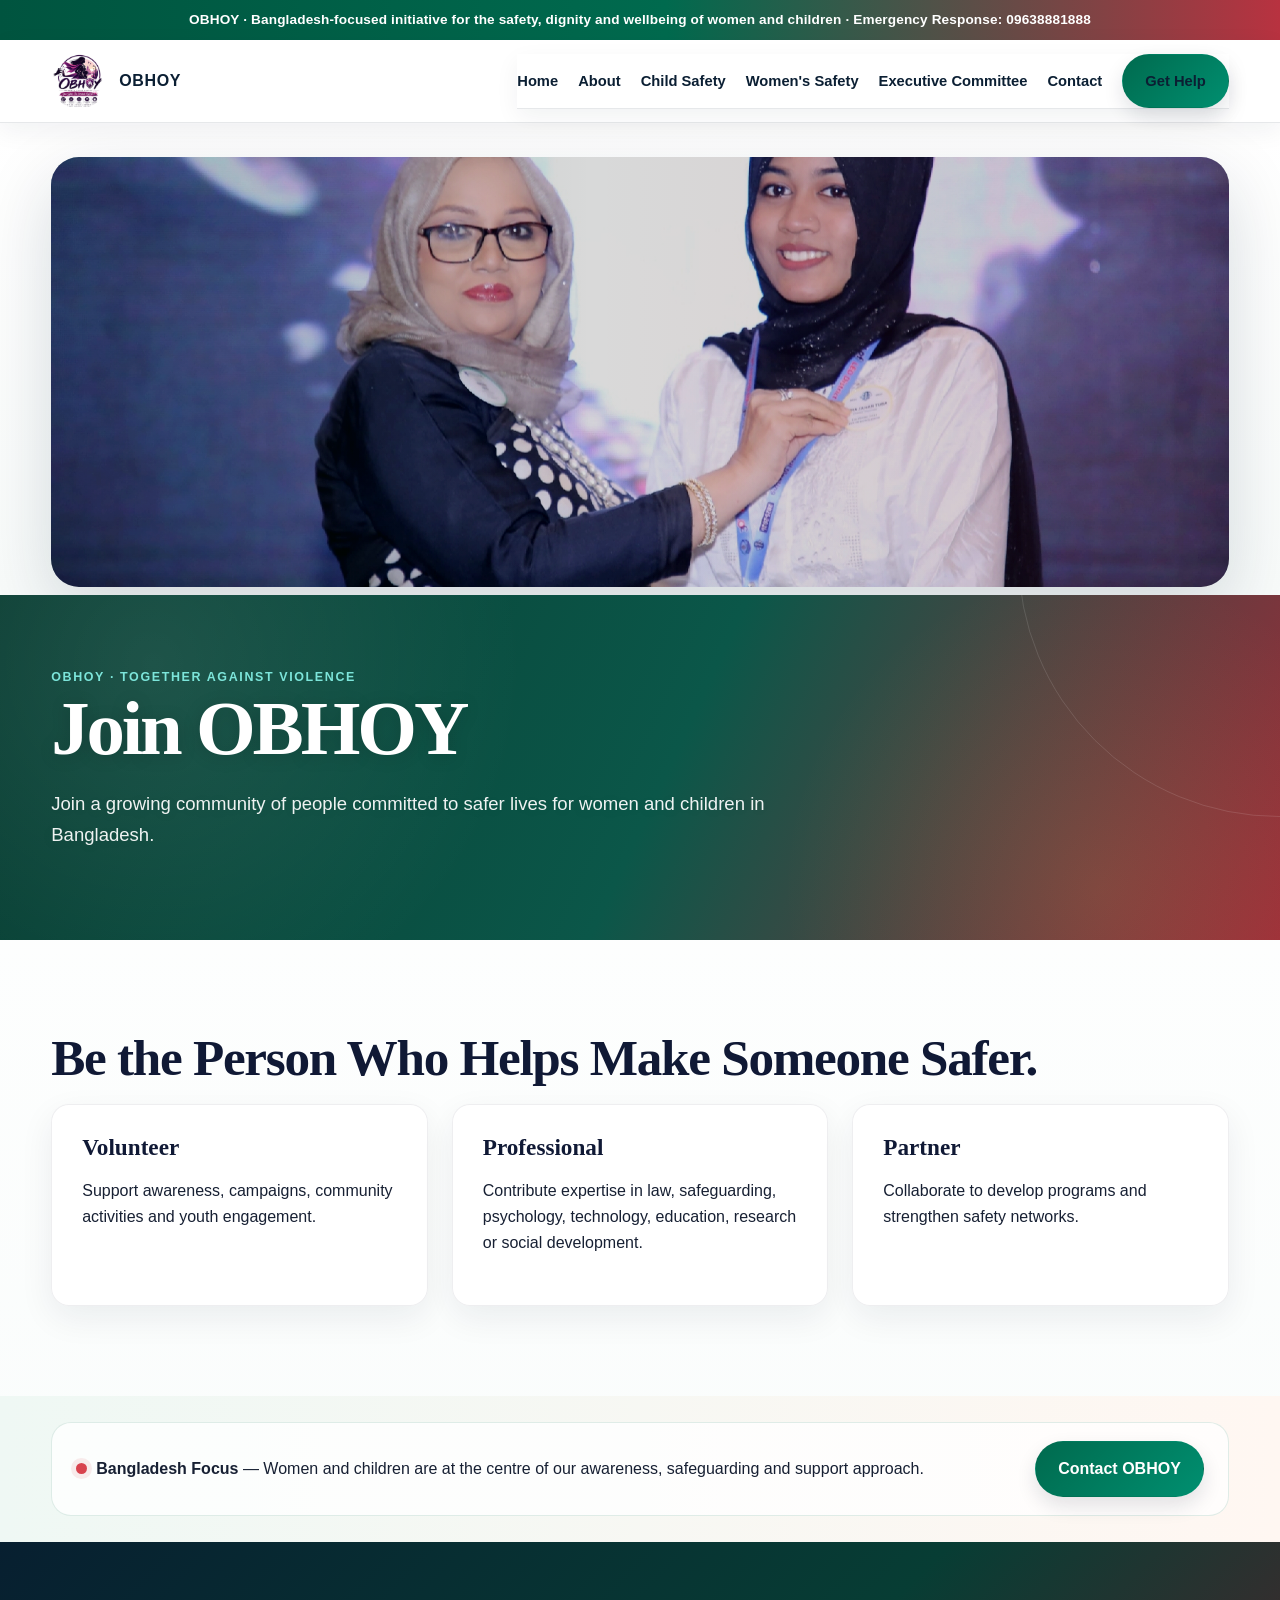
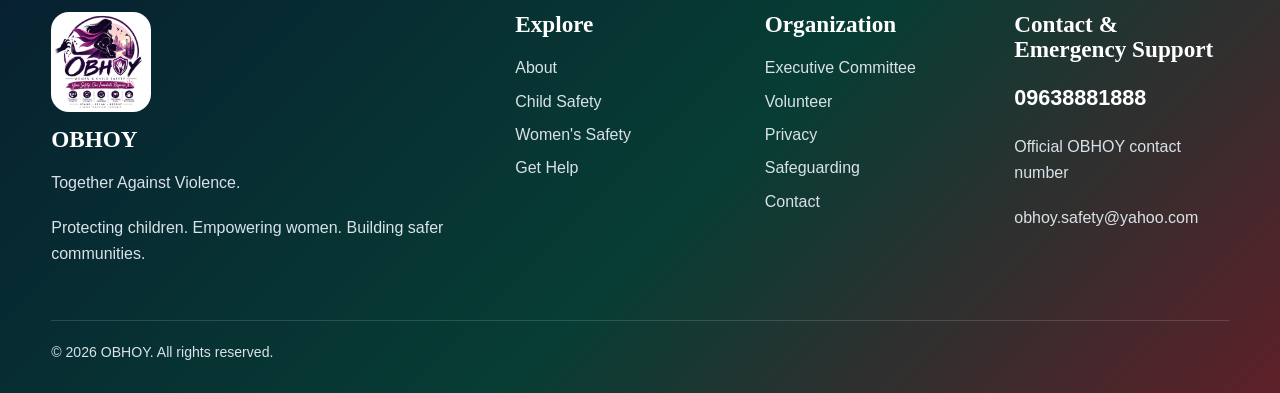
<file: join.html>
<!doctype html><html lang="en"><head>
<meta charset="utf-8"><meta name="viewport" content="width=device-width,initial-scale=1">
<meta name="description" content="OBHOY — Together Against Violence. Child and Women's Safety Initiative.">
<title>Join OBHOY | OBHOY</title><link rel="stylesheet" href="style.css"></head>
<body><div class="top-note">OBHOY · Bangladesh-focused initiative for the safety, dignity and wellbeing of women and children · Emergency Response: <strong>09638881888</strong></div>
<header class="nav"><div class="container nav-in">
<a class="brand" href="index.html"><img src="assets/logo.png" data-asset="logo.png" alt="OBHOY Women and Child Safety logo"><span>OBHOY</span></a>
<nav class="links" aria-label="Primary navigation">
<a href="index.html">Home</a><a href="about.html">About</a><a href="child-safety.html">Child Safety</a><a href="women-safety.html">Women's Safety</a><a href="executive-committee.html">Executive Committee</a><a href="contact.html">Contact</a>
<a class="btn btn-primary" href="contact.html" aria-label="Go to OBHOY Contact and Emergency Response">Get Help</a>
</nav><button class="mobile-toggle" aria-label="Open menu">☰</button></div></header><main><section class="bd-cover-section"><div class="container"><div class="bd-cover-frame"><img src="assets/cover%20photos/speaker-event.png" data-asset="cover%20photos/speaker-event.png" alt="A participant speaking at a community event" class="bd-cover-photo" loading="eager"><div class="bd-cover-overlay"></div></div></div></section><section class="page-hero"><div class="container"><div class="eyebrow">OBHOY · Together Against Violence</div><h1>Join OBHOY</h1><p class="lead">Join a growing community of people committed to safer lives for women and children in Bangladesh.</p></div></section>
<section class="section"><div class="container"><h2>Be the Person Who Helps Make Someone Safer.</h2><div class="grid three"><div class="card"><h3>Volunteer</h3><p>Support awareness, campaigns, community activities and youth engagement.</p></div><div class="card"><h3>Professional</h3><p>Contribute expertise in law, safeguarding, psychology, technology, education, research or social development.</p></div><div class="card"><h3>Partner</h3><p>Collaborate to develop programs and strengthen safety networks.</p></div></div></div></section>
<section class="bd-context"><div class="container"><div><span class="bd-dot"></span><strong>Bangladesh Focus</strong> — Women and children are at the centre of our awareness, safeguarding and support approach.</div><a href="contact.html" class="btn btn-primary">Contact OBHOY</a></div></section></main><footer class="footer"><div class="container footer-grid">
<div><img src="assets/logo.png" data-asset="logo.png" alt="OBHOY logo" style="width:100px;border-radius:18px;margin-bottom:15px"><h3>OBHOY</h3><p>Together Against Violence.</p><p>Protecting children. Empowering women. Building safer communities.</p></div>
<div><h3>Explore</h3><a href="about.html">About</a><a href="child-safety.html">Child Safety</a><a href="women-safety.html">Women's Safety</a><a href="contact.html" aria-label="Go to OBHOY Contact and Emergency Response">Get Help</a></div>
<div><h3>Organization</h3><a href="executive-committee.html">Executive Committee</a><a href="join.html">Volunteer</a><a href="privacy.html">Privacy</a><a href="privacy.html#safeguarding">Safeguarding</a><a href="contact.html">Contact</a></div>
<div><h3>Contact & Emergency Support</h3><p><strong style="font-size:1.35rem;color:#fff">09638881888</strong></p><p>Official OBHOY contact number</p><p><a href="mailto:obhoy.safety@yahoo.com">obhoy.safety@yahoo.com</a></p></div>
</div><div class="container copyright">© <span id="year"></span> OBHOY. All rights reserved.</div></footer><script src="script.js"></script><script src="asset-loader.js"></script>
</body></html>
</file>
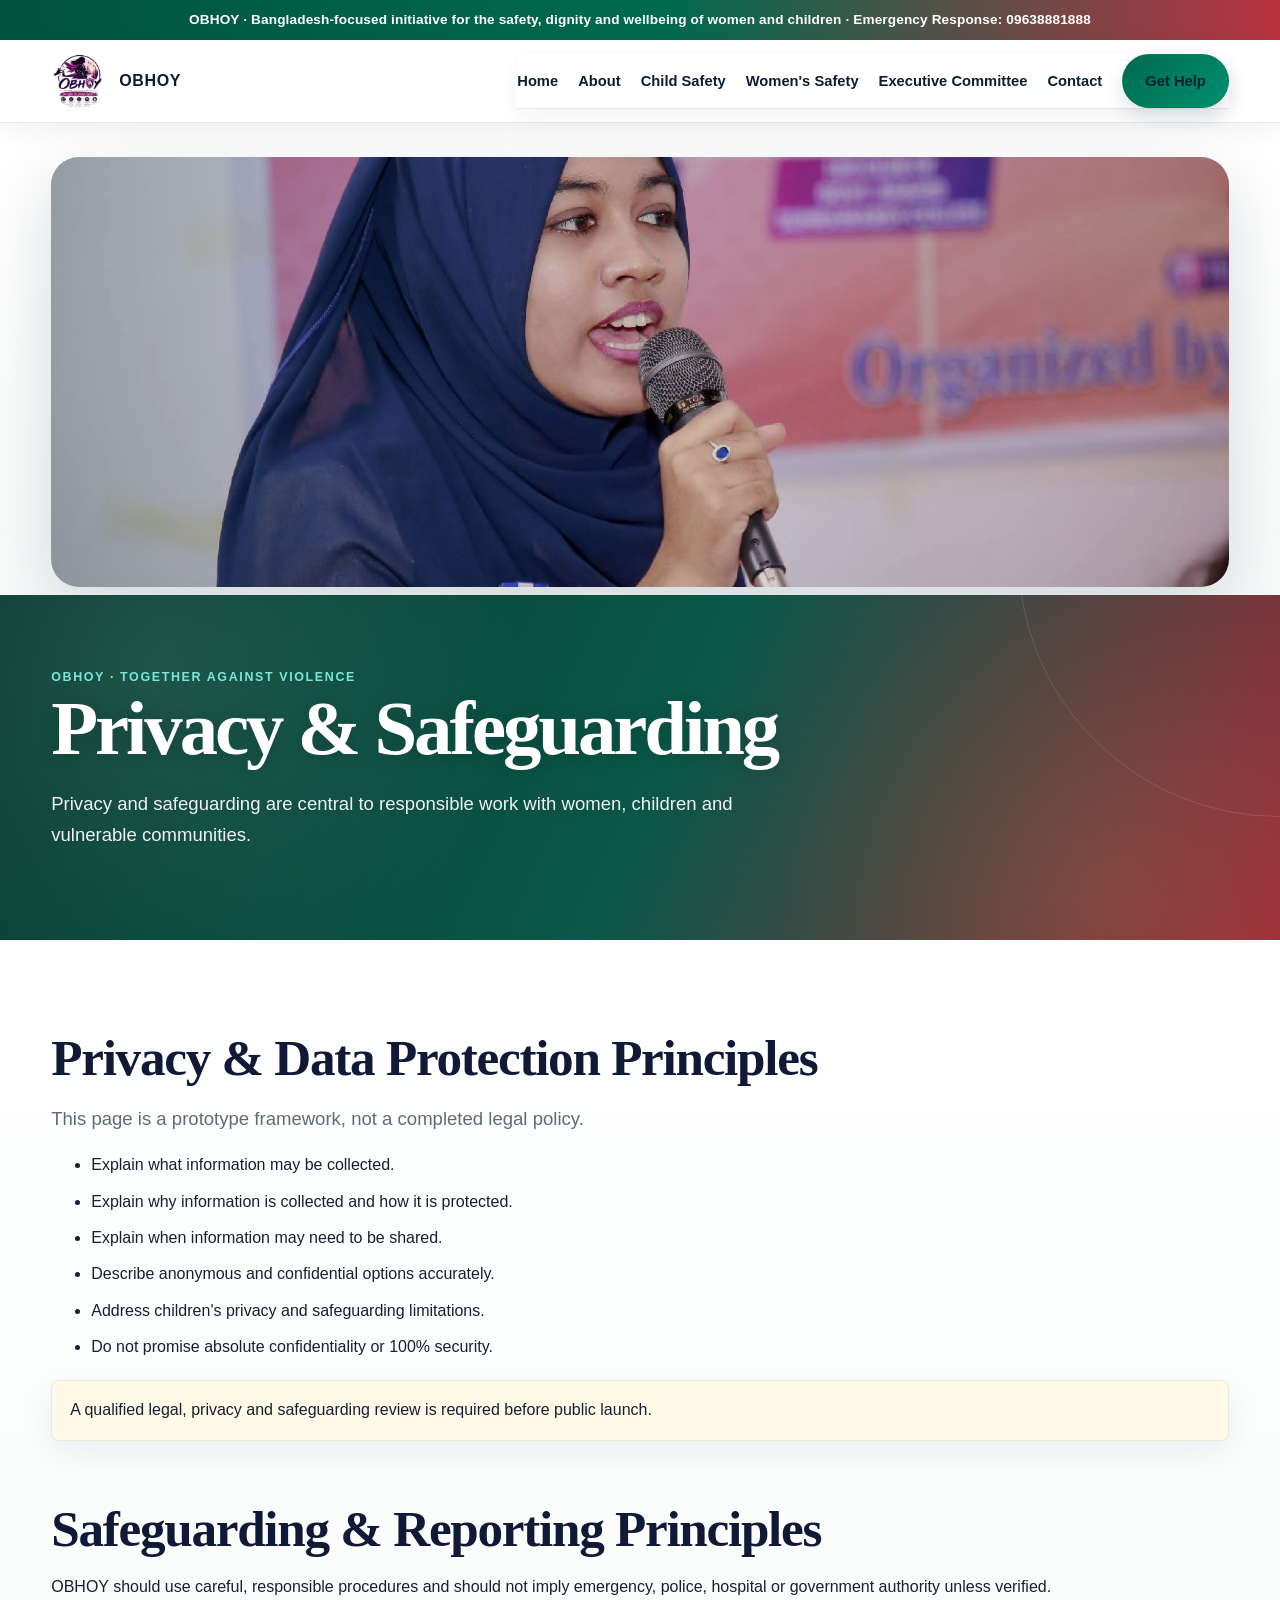
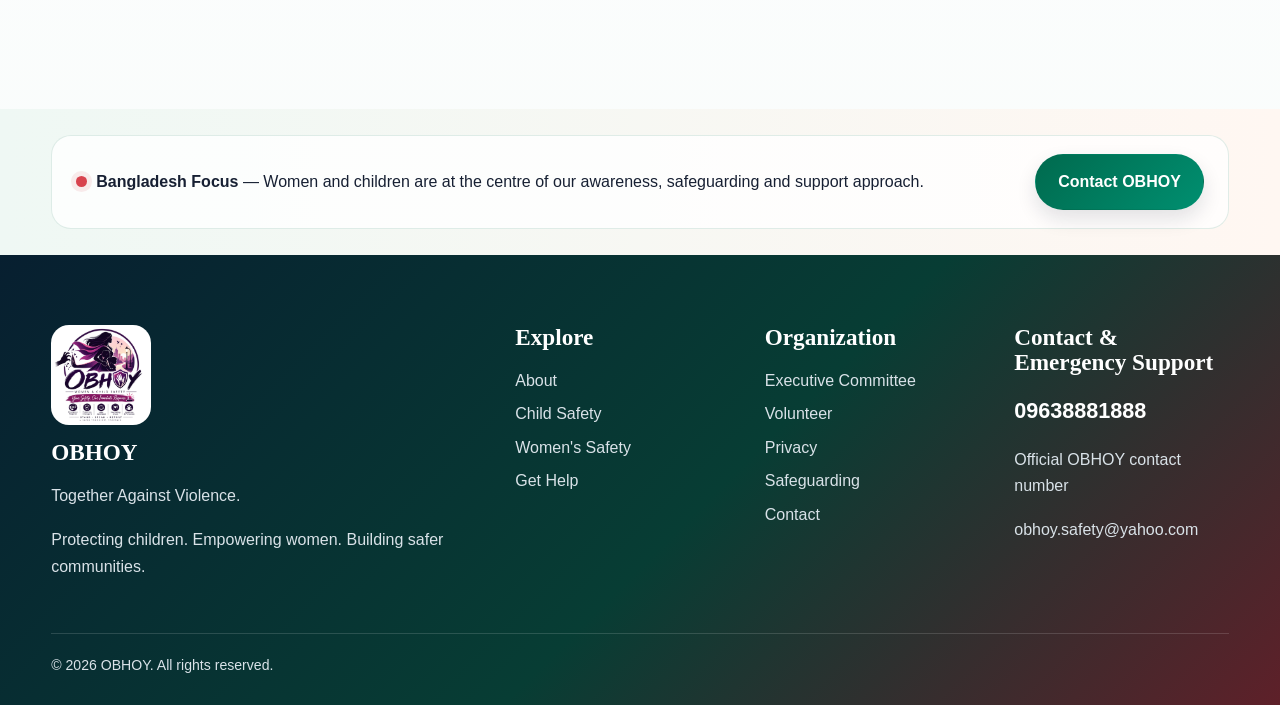
<file: privacy.html>
<!doctype html><html lang="en"><head>
<meta charset="utf-8"><meta name="viewport" content="width=device-width,initial-scale=1">
<meta name="description" content="OBHOY — Together Against Violence. Child and Women's Safety Initiative.">
<title>Privacy & Safeguarding | OBHOY</title><link rel="stylesheet" href="style.css"></head>
<body><div class="top-note">OBHOY · Bangladesh-focused initiative for the safety, dignity and wellbeing of women and children · Emergency Response: <strong>09638881888</strong></div>
<header class="nav"><div class="container nav-in">
<a class="brand" href="index.html"><img src="assets/logo.png" data-asset="logo.png" alt="OBHOY Women and Child Safety logo"><span>OBHOY</span></a>
<nav class="links" aria-label="Primary navigation">
<a href="index.html">Home</a><a href="about.html">About</a><a href="child-safety.html">Child Safety</a><a href="women-safety.html">Women's Safety</a><a href="executive-committee.html">Executive Committee</a><a href="contact.html">Contact</a>
<a class="btn btn-primary" href="contact.html" aria-label="Go to OBHOY Contact and Emergency Response">Get Help</a>
</nav><button class="mobile-toggle" aria-label="Open menu">☰</button></div></header><main><section class="bd-cover-section"><div class="container"><div class="bd-cover-frame"><img src="assets/cover%20photos/youth-speaker.png" data-asset="cover%20photos/youth-speaker.png" alt="A young participant speaking at an event" class="bd-cover-photo" loading="eager"><div class="bd-cover-overlay"></div></div></div></section><section class="page-hero"><div class="container"><div class="eyebrow">OBHOY · Together Against Violence</div><h1>Privacy & Safeguarding</h1><p class="lead">Privacy and safeguarding are central to responsible work with women, children and vulnerable communities.</p></div></section>
<section class="section"><div class="container" id="privacy"><h2>Privacy & Data Protection Principles</h2><p class="lead">This page is a prototype framework, not a completed legal policy.</p><ul class="policy-list"><li>Explain what information may be collected.</li><li>Explain why information is collected and how it is protected.</li><li>Explain when information may need to be shared.</li><li>Describe anonymous and confidential options accurately.</li><li>Address children's privacy and safeguarding limitations.</li><li>Do not promise absolute confidentiality or 100% security.</li></ul><div class="notice">A qualified legal, privacy and safeguarding review is required before public launch.</div>
<h2 id="safeguarding" style="margin-top:60px">Safeguarding & Reporting Principles</h2><p>OBHOY should use careful, responsible procedures and should not imply emergency, police, hospital or government authority unless verified.</p></div></section>
<section class="bd-context"><div class="container"><div><span class="bd-dot"></span><strong>Bangladesh Focus</strong> — Women and children are at the centre of our awareness, safeguarding and support approach.</div><a href="contact.html" class="btn btn-primary">Contact OBHOY</a></div></section></main><footer class="footer"><div class="container footer-grid">
<div><img src="assets/logo.png" data-asset="logo.png" alt="OBHOY logo" style="width:100px;border-radius:18px;margin-bottom:15px"><h3>OBHOY</h3><p>Together Against Violence.</p><p>Protecting children. Empowering women. Building safer communities.</p></div>
<div><h3>Explore</h3><a href="about.html">About</a><a href="child-safety.html">Child Safety</a><a href="women-safety.html">Women's Safety</a><a href="contact.html" aria-label="Go to OBHOY Contact and Emergency Response">Get Help</a></div>
<div><h3>Organization</h3><a href="executive-committee.html">Executive Committee</a><a href="join.html">Volunteer</a><a href="privacy.html">Privacy</a><a href="privacy.html#safeguarding">Safeguarding</a><a href="contact.html">Contact</a></div>
<div><h3>Contact & Emergency Support</h3><p><strong style="font-size:1.35rem;color:#fff">09638881888</strong></p><p>Official OBHOY contact number</p><p><a href="mailto:obhoy.safety@yahoo.com">obhoy.safety@yahoo.com</a></p></div>
</div><div class="container copyright">© <span id="year"></span> OBHOY. All rights reserved.</div></footer><script src="script.js"></script><script src="asset-loader.js"></script>
</body></html>
</file>
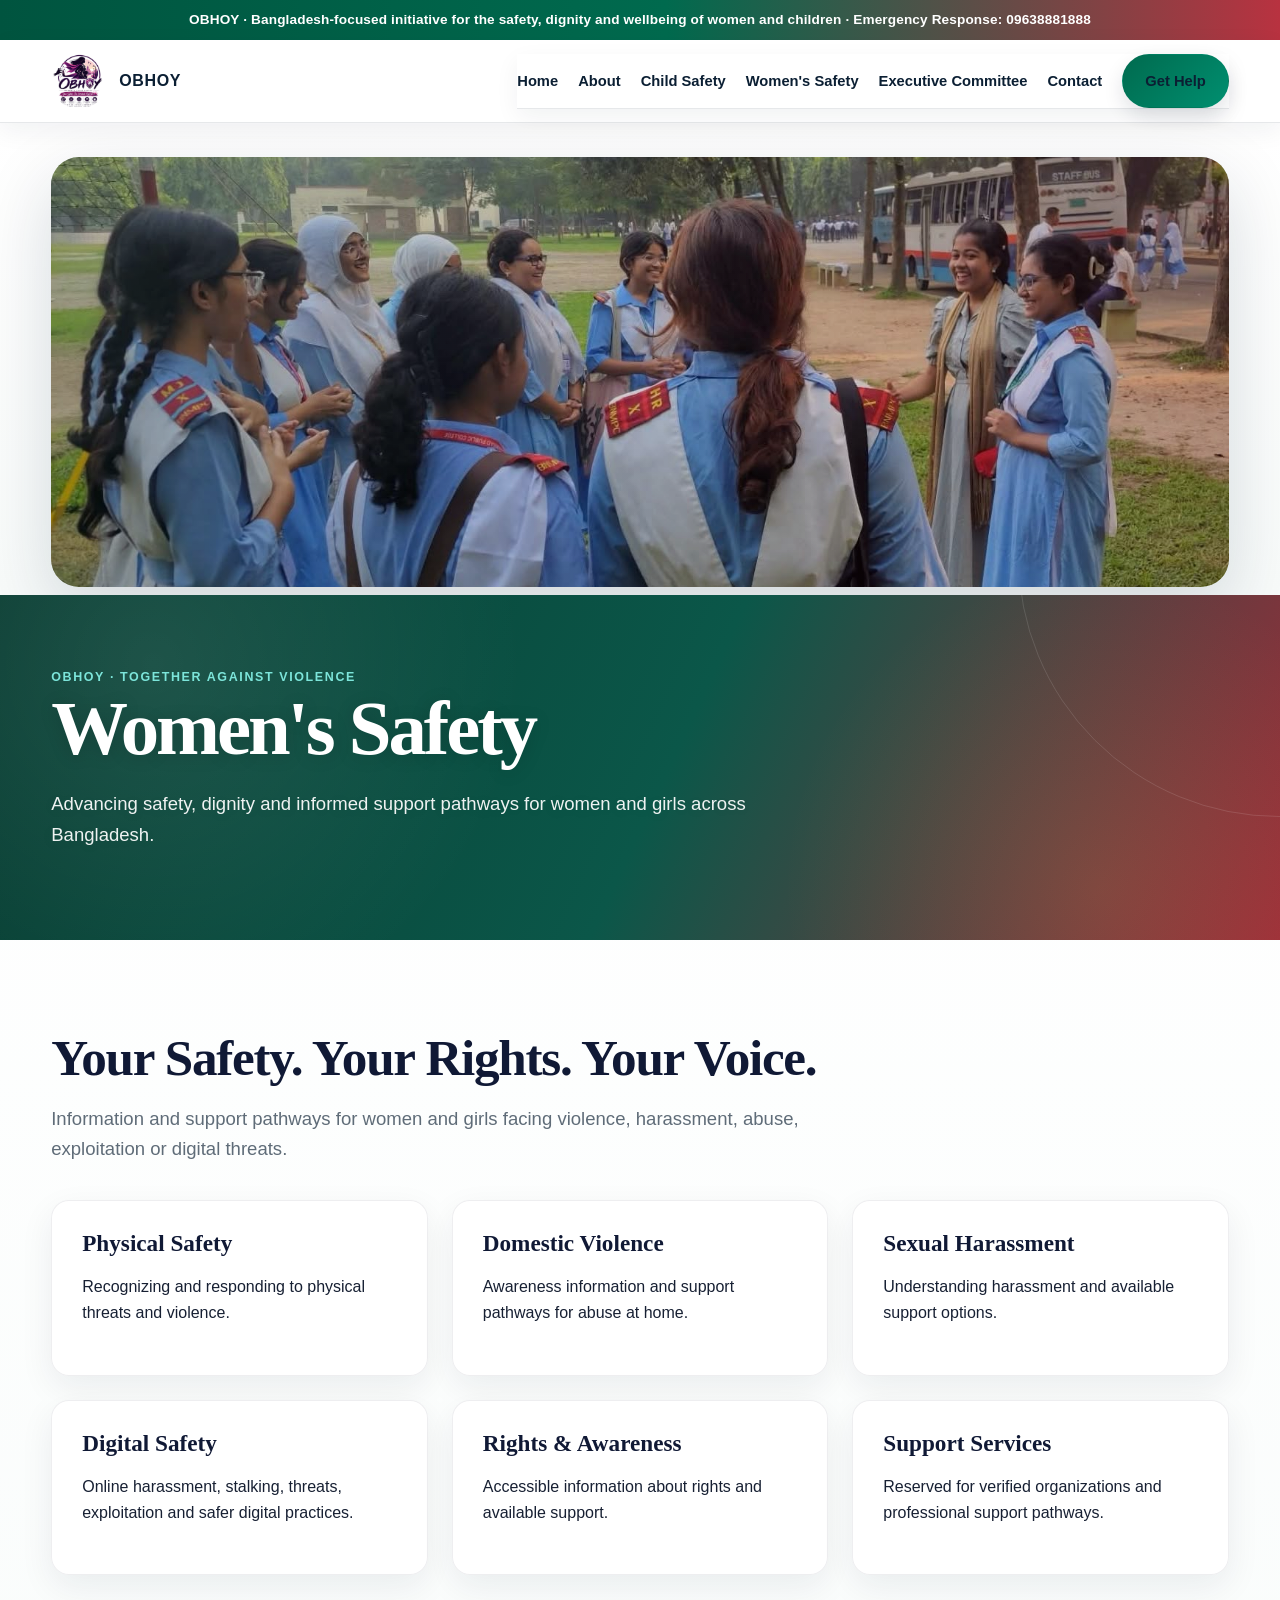
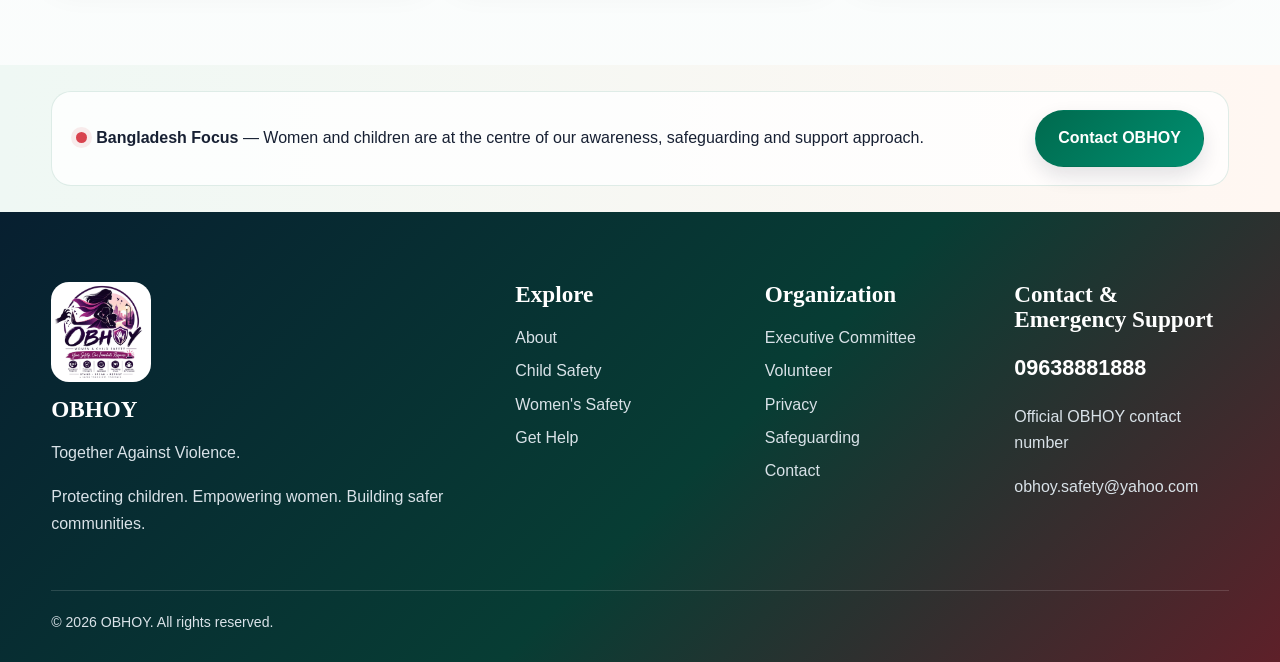
<file: women-safety.html>
<!doctype html><html lang="en"><head>
<meta charset="utf-8"><meta name="viewport" content="width=device-width,initial-scale=1">
<meta name="description" content="OBHOY — Together Against Violence. Child and Women's Safety Initiative.">
<title>Women's Safety | OBHOY</title><link rel="stylesheet" href="style.css"></head>
<body><div class="top-note">OBHOY · Bangladesh-focused initiative for the safety, dignity and wellbeing of women and children · Emergency Response: <strong>09638881888</strong></div>
<header class="nav"><div class="container nav-in">
<a class="brand" href="index.html"><img src="assets/logo.png" data-asset="logo.png" alt="OBHOY Women and Child Safety logo"><span>OBHOY</span></a>
<nav class="links" aria-label="Primary navigation">
<a href="index.html">Home</a><a href="about.html">About</a><a href="child-safety.html">Child Safety</a><a href="women-safety.html">Women's Safety</a><a href="executive-committee.html">Executive Committee</a><a href="contact.html">Contact</a>
<a class="btn btn-primary" href="contact.html" aria-label="Go to OBHOY Contact and Emergency Response">Get Help</a>
</nav><button class="mobile-toggle" aria-label="Open menu">☰</button></div></header><main><section class="bd-cover-section"><div class="container"><div class="bd-cover-frame"><img src="assets/cover%20photos/girls-group-conversation.png" data-asset="cover%20photos/girls-group-conversation.png" alt="Girls and women taking part in a group conversation" class="bd-cover-photo" loading="eager"><div class="bd-cover-overlay"></div></div></div></section><section class="page-hero"><div class="container"><div class="eyebrow">OBHOY · Together Against Violence</div><h1>Women's Safety</h1><p class="lead">Advancing safety, dignity and informed support pathways for women and girls across Bangladesh.</p></div></section>
<section class="section"><div class="container"><h2>Your Safety. Your Rights. Your Voice.</h2><p class="lead">Information and support pathways for women and girls facing violence, harassment, abuse, exploitation or digital threats.</p><div class="grid three" style="margin-top:35px">
<div class="card"><h3>Physical Safety</h3><p>Recognizing and responding to physical threats and violence.</p></div>
<div class="card"><h3>Domestic Violence</h3><p>Awareness information and support pathways for abuse at home.</p></div>
<div class="card"><h3>Sexual Harassment</h3><p>Understanding harassment and available support options.</p></div>
<div class="card"><h3>Digital Safety</h3><p>Online harassment, stalking, threats, exploitation and safer digital practices.</p></div>
<div class="card"><h3>Rights & Awareness</h3><p>Accessible information about rights and available support.</p></div>
<div class="card"><h3>Support Services</h3><p>Reserved for verified organizations and professional support pathways.</p></div>
</div></div></section>
<section class="bd-context"><div class="container"><div><span class="bd-dot"></span><strong>Bangladesh Focus</strong> — Women and children are at the centre of our awareness, safeguarding and support approach.</div><a href="contact.html" class="btn btn-primary">Contact OBHOY</a></div></section></main><footer class="footer"><div class="container footer-grid">
<div><img src="assets/logo.png" data-asset="logo.png" alt="OBHOY logo" style="width:100px;border-radius:18px;margin-bottom:15px"><h3>OBHOY</h3><p>Together Against Violence.</p><p>Protecting children. Empowering women. Building safer communities.</p></div>
<div><h3>Explore</h3><a href="about.html">About</a><a href="child-safety.html">Child Safety</a><a href="women-safety.html">Women's Safety</a><a href="contact.html" aria-label="Go to OBHOY Contact and Emergency Response">Get Help</a></div>
<div><h3>Organization</h3><a href="executive-committee.html">Executive Committee</a><a href="join.html">Volunteer</a><a href="privacy.html">Privacy</a><a href="privacy.html#safeguarding">Safeguarding</a><a href="contact.html">Contact</a></div>
<div><h3>Contact & Emergency Support</h3><p><strong style="font-size:1.35rem;color:#fff">09638881888</strong></p><p>Official OBHOY contact number</p><p><a href="mailto:obhoy.safety@yahoo.com">obhoy.safety@yahoo.com</a></p></div>
</div><div class="container copyright">© <span id="year"></span> OBHOY. All rights reserved.</div></footer><script src="script.js"></script><script src="asset-loader.js"></script>
</body></html>
</file>
<file: style.css>
:root{
  --navy:#0B1F33;--teal:#087F8C;--gold:#F4B942;--cream:#F8F7F3;
  --red:#D64545;--ink:#152334;--muted:#5f6c78;--white:#fff;
  --line:rgba(11,31,51,.12);--shadow:0 20px 55px rgba(11,31,51,.10);
}
*{box-sizing:border-box} html{scroll-behavior:smooth}
body{margin:0;font-family:Inter,Arial,sans-serif;color:var(--ink);background:var(--cream);line-height:1.65}
img{max-width:100%;display:block} a{color:inherit;text-decoration:none}
.container{width:min(1180px,92%);margin:auto}.section{padding:90px 0}
.eyebrow{color:var(--teal);font-weight:800;text-transform:uppercase;letter-spacing:.13em;font-size:.78rem}
h1,h2,h3{font-family:Georgia,'Times New Roman',serif;line-height:1.08;margin:0 0 18px;color:var(--navy)}
h1{font-size:clamp(3rem,6vw,6.5rem)}h2{font-size:clamp(2.25rem,4vw,4.2rem)}h3{font-size:1.45rem}
p{margin:0 0 18px}.lead{font-size:1.16rem;color:var(--muted);max-width:760px}
.btn{display:inline-flex;align-items:center;justify-content:center;gap:8px;padding:14px 22px;border-radius:10px;font-weight:800;transition:.25s;border:1px solid transparent}
.btn:hover{transform:translateY(-2px)}.btn-primary{background:var(--teal);color:#fff}.btn-secondary{background:#fff;border-color:var(--line);color:var(--navy)}.btn-danger{background:var(--red);color:#fff}
.top-note{background:var(--navy);color:#fff;font-size:.85rem;padding:9px 0;text-align:center}
.nav{position:sticky;top:0;z-index:50;background:rgba(248,247,243,.94);backdrop-filter:blur(14px);border-bottom:1px solid var(--line)}
.nav-in{min-height:82px;display:flex;align-items:center;justify-content:space-between;gap:20px}
.brand{display:flex;align-items:center;gap:12px;font-weight:900;color:var(--navy);letter-spacing:.04em}.brand img{width:56px;height:56px;object-fit:contain;border-radius:50%}
.links{display:flex;gap:20px;align-items:center;font-size:.92rem;font-weight:700}.links a:hover{color:var(--teal)}
.mobile-toggle{display:none;background:none;border:0;font-size:1.5rem}
.hero{position:relative;overflow:hidden;background:linear-gradient(135deg,#eaf2f0 0%,#f8f7f3 55%,#f5e9ef 100%);padding:72px 0 80px}
.hero:after{content:"";position:absolute;width:520px;height:520px;border-radius:50%;background:rgba(8,127,140,.10);right:-180px;top:-200px}
.hero-grid{position:relative;z-index:1;display:grid;grid-template-columns:1.08fr .92fr;align-items:center;gap:54px}.hero-copy p{font-size:1.14rem;max-width:700px;color:#40505f}.hero-actions{display:flex;gap:12px;flex-wrap:wrap;margin:28px 0}
.hero-card{background:#fff;border-radius:28px;padding:18px;box-shadow:var(--shadow);position:relative}.hero-card img{border-radius:20px;width:100%;max-height:500px;object-fit:contain;background:#fff}.floating{position:absolute;left:-28px;bottom:30px;background:var(--navy);color:#fff;padding:18px 20px;border-radius:16px;max-width:250px}
.help-strip{background:var(--navy);color:#fff}.help-grid{display:grid;grid-template-columns:1.4fr repeat(3,1fr);gap:16px;align-items:center;padding:28px 0}.help-item{border-left:1px solid rgba(255,255,255,.22);padding-left:18px}
.grid{display:grid;gap:24px}.two{grid-template-columns:repeat(2,1fr)}.three{grid-template-columns:repeat(3,1fr)}.four{grid-template-columns:repeat(4,1fr)}
.card{background:#fff;border:1px solid var(--line);padding:30px;border-radius:18px;box-shadow:0 10px 28px rgba(11,31,51,.05);transition:.25s}.card:hover{transform:translateY(-5px);box-shadow:var(--shadow)}
.icon{width:52px;height:52px;border-radius:14px;display:grid;place-items:center;background:rgba(8,127,140,.10);font-size:1.4rem;margin-bottom:18px}
.pillar{padding:42px;border-radius:26px;min-height:360px;display:flex;flex-direction:column;justify-content:flex-end;background:#fff;border:1px solid var(--line)}
.pillar:nth-child(1){background:linear-gradient(145deg,#fff,#e8f4f3)}.pillar:nth-child(2){background:linear-gradient(145deg,#fff,#f7edf2)}
.approach{background:var(--navy);color:#fff}.approach h2,.approach h3{color:#fff}.approach .card{background:rgba(255,255,255,.06);border-color:rgba(255,255,255,.15);color:#d9e2e8}
.band{background:#e8f4f3}.cta{background:linear-gradient(125deg,var(--navy),#164b55);color:#fff;border-radius:30px;padding:56px}.cta h2{color:#fff}
.resource{padding:0;overflow:hidden}.resource .resource-top{height:130px;background:linear-gradient(135deg,var(--teal),var(--navy))}.resource .resource-body{padding:25px}
.commitment{display:flex;gap:15px;align-items:flex-start}.number{font-family:Georgia,serif;font-size:2.5rem;color:var(--gold);font-weight:900}
.team-card img{width:100%;aspect-ratio:1/1;object-fit:cover;background:#e6ecec;border-radius:14px;margin-bottom:18px}.placeholder{display:grid;place-items:center;color:#71808b;background:linear-gradient(135deg,#edf1f0,#dfe7e5)}
.accordion details{background:#fff;border:1px solid var(--line);border-radius:12px;padding:18px 20px;margin-bottom:10px}.accordion summary{cursor:pointer;font-weight:800;color:var(--navy)}
.footer{background:var(--navy);color:#d9e2e8;padding:70px 0 28px}.footer h3{color:#fff}.footer-grid{display:grid;grid-template-columns:2fr repeat(3,1fr);gap:35px}.footer a{display:block;margin:7px 0}.copyright{margin-top:35px;padding-top:20px;border-top:1px solid rgba(255,255,255,.14);font-size:.88rem}
.notice{border-left:4px solid var(--gold);background:#fff9e8;padding:16px 18px;border-radius:8px;margin:20px 0}.danger-notice{border-left-color:var(--red);background:#fff1f1}
.page-hero{padding:85px 0;background:linear-gradient(135deg,#edf5f3,#f8f7f3)}.form-card{max-width:880px;margin:auto;background:#fff;padding:34px;border-radius:22px;box-shadow:var(--shadow)}
label{display:block;font-weight:750;margin:16px 0 7px}input,select,textarea{width:100%;padding:14px;border:1px solid #cbd5d7;border-radius:10px;font:inherit;background:#fff}textarea{min-height:140px}
.form-grid{display:grid;grid-template-columns:1fr 1fr;gap:18px}.full{grid-column:1/-1}.small{font-size:.88rem;color:var(--muted)}
.policy-list li{margin:10px 0}
@media(max-width:900px){.links{display:none}.mobile-toggle{display:block}.nav.open .links{display:flex;position:absolute;top:82px;left:0;right:0;flex-direction:column;align-items:stretch;padding:22px;background:var(--cream);border-bottom:1px solid var(--line)}.hero-grid,.two,.footer-grid{grid-template-columns:1fr}.three,.four{grid-template-columns:repeat(2,1fr)}.help-grid{grid-template-columns:1fr 1fr}.help-grid>:first-child{grid-column:1/-1}.form-grid{grid-template-columns:1fr}.full{grid-column:auto}}
@media(max-width:560px){.section{padding:64px 0}.three,.four,.help-grid{grid-template-columns:1fr}.hero{padding-top:45px}.floating{position:static;margin-top:15px}.cta{padding:35px 25px}.nav-in{min-height:70px}.brand img{width:48px;height:48px}}

.site-photo{width:100%;height:260px;object-fit:cover;border-radius:18px;margin-bottom:20px}
.hero-photo{width:100%;height:100%;min-height:460px;object-fit:cover;border-radius:20px}
.founder-feature{display:grid;grid-template-columns:1.15fr .85fr;gap:34px;align-items:center;background:#fff;padding:34px;border-radius:26px;border:1px solid var(--line);box-shadow:var(--shadow);margin-bottom:45px}
.founder-photo{width:100%;aspect-ratio:1/1;object-fit:cover;border-radius:22px;background:#e8eeee}
.founder-info h2{font-size:clamp(2.2rem,4vw,4rem)}
.portfolio-box{display:flex;align-items:center;justify-content:space-between;gap:18px;padding:20px 22px;background:linear-gradient(135deg,#edf7f5,#fff8e8);border:1px solid rgba(8,127,140,.18);border-radius:16px;margin-top:24px}
.portfolio-box strong{display:block;color:var(--navy);font-size:1.08rem}
@media(max-width:800px){.founder-feature{grid-template-columns:1fr}.hero-photo{min-height:320px}}

/* PREMIUM VISUAL UPGRADE */
:root{--navy:#101935;--teal:#008f95;--teal2:#14b8a6;--gold:#f6b84a;--ink:#172033}html{scroll-behavior:smooth}body{background:linear-gradient(180deg,#f8fbfd 0%,#fff 34%,#f7fafc 100%)}body::before{content:"";position:fixed;inset:0;pointer-events:none;background:radial-gradient(circle at 8% 8%,rgba(20,184,166,.07),transparent 26%),radial-gradient(circle at 92% 18%,rgba(246,184,74,.09),transparent 22%);z-index:-1}.nav{backdrop-filter:blur(18px);background:rgba(255,255,255,.88)!important;border-bottom:1px solid rgba(16,25,53,.08);box-shadow:0 10px 30px rgba(16,25,53,.06)}.top-note{background:linear-gradient(90deg,var(--navy),#17335d 55%,var(--teal));letter-spacing:.01em}.links a{position:relative}.links a:not(.btn)::after{content:"";position:absolute;left:50%;bottom:-6px;width:0;height:2px;background:var(--teal);transition:.3s;border-radius:10px}.links a:not(.btn):hover::after{width:80%;left:10%}.btn{border-radius:999px!important;box-shadow:0 9px 20px rgba(16,25,53,.12);transition:.25s}.btn:hover{transform:translateY(-3px);box-shadow:0 15px 30px rgba(16,25,53,.18);filter:saturate(1.1)}.hero{position:relative;overflow:hidden}.hero::before{content:"";position:absolute;width:430px;height:430px;border-radius:50%;background:linear-gradient(135deg,rgba(20,184,166,.15),rgba(246,184,74,.13));right:-120px;top:-180px}.hero h1,.page-hero h1{letter-spacing:-.04em;text-wrap:balance}.hero-card{overflow:hidden;border-radius:26px;box-shadow:0 28px 70px rgba(16,25,53,.22);transform:rotate(1.2deg);transition:.5s}.hero-card:hover{transform:rotate(0) translateY(-6px);box-shadow:0 36px 80px rgba(16,25,53,.26)}.hero-photo{transition:.8s}.hero-card:hover .hero-photo{transform:scale(1.05)}.page-hero{position:relative;overflow:hidden;background:linear-gradient(135deg,#0f1d3a,#142b54 56%,#087f87)!important;color:#fff}.page-hero::after{content:"";position:absolute;width:520px;height:520px;border:1px solid rgba(255,255,255,.12);border-radius:50%;right:-260px;top:-300px}.page-hero .container{position:relative;z-index:1}.page-hero .eyebrow{color:#7ce5da}.page-photo{height:420px!important;border-radius:24px!important;box-shadow:0 24px 60px rgba(16,25,53,.16);transition:.45s}.page-photo:hover{transform:translateY(-5px);box-shadow:0 32px 70px rgba(16,25,53,.22)}.card,.pillar,.notice,.form-card{border:1px solid rgba(16,25,53,.07);box-shadow:0 12px 34px rgba(16,25,53,.07);transition:.28s}.card:hover,.pillar:hover{transform:translateY(-7px);box-shadow:0 24px 52px rgba(16,25,53,.14);border-color:rgba(20,184,166,.28)}.site-photo{box-shadow:0 15px 40px rgba(16,25,53,.12);transition:.5s}.pillar:hover .site-photo{transform:scale(1.025)}.founder-feature{position:relative;overflow:hidden;background:linear-gradient(135deg,#fff,#f3fbfa 60%,#fff8ea)!important;border:1px solid rgba(20,184,166,.15)!important}.portfolio-box{box-shadow:0 10px 28px rgba(16,25,53,.08);transition:.25s}.portfolio-box:hover{transform:translateY(-3px)}.executive-cover-section{padding-top:0!important;padding-bottom:12px!important}.executive-cover-photo{height:430px!important;border-radius:26px!important}.footer{position:relative;overflow:hidden;background:linear-gradient(135deg,#0c152c,#12264a 58%,#075d63)!important}@media(max-width:800px){.page-photo{height:280px!important}.hero-card{transform:none}.executive-cover-photo{height:280px!important}.page-hero{padding-top:54px!important;padding-bottom:54px!important}}


/* BANGLADESH WOMEN & CHILDREN VISUAL SYSTEM */
:root{--bd-green:#006a4e;--bd-red:#d8434e;--bd-mint:#eaf6f2;--bd-warm:#fff8f2;--bd-deep:#0d2235}
body{background:linear-gradient(180deg,#f8fbfa 0%,#ffffff 30%,#f7fbfa 100%)}
.top-note{background:linear-gradient(90deg,#00543f,#006a4e 52%,#b83240)!important;color:#fff!important;font-weight:700}
.hero{background:linear-gradient(120deg,#eff8f4 0%,#ffffff 53%,#fff6f2 100%)}
.hero-copy{position:relative;z-index:2}
.hero-card{display:block!important;position:relative;min-height:470px;padding:0!important;background:#123!important;border-radius:30px!important;overflow:hidden;transform:none!important}
.hero-card .hero-photo{width:100%!important;height:100%!important;min-height:470px!important;max-height:none!important;object-fit:cover!important;object-position:center!important;filter:brightness(.82) saturate(1.05) contrast(1.02)}
.hero-image-overlay{position:absolute;inset:0;background:linear-gradient(180deg,rgba(9,24,38,.03),rgba(9,24,38,.18));pointer-events:none}
.bd-cover-section{padding:34px 0 8px;background:linear-gradient(180deg,#fff,#f8fbfa)}
.bd-cover-frame{position:relative;height:430px;overflow:hidden;border-radius:28px;box-shadow:0 24px 70px rgba(13,34,53,.16);background:#ddebe5}
.bd-cover-photo{width:100%;height:100%;object-fit:cover;object-position:center;filter:brightness(.84) saturate(1.05) contrast(1.03);transition:transform .7s ease,filter .4s ease}
.bd-cover-frame:hover .bd-cover-photo{transform:scale(1.025);filter:brightness(.9) saturate(1.08) contrast(1.03)}
.bd-cover-overlay{position:absolute;inset:0;background:linear-gradient(90deg,rgba(0,45,35,.18),transparent 46%,rgba(216,67,78,.10));pointer-events:none}
.page-hero{background:linear-gradient(115deg,#073c31,#0b5749 52%,#9b2c39)!important;padding:72px 0!important}
.page-hero::before{content:"";position:absolute;inset:0;background:radial-gradient(circle at 12% 20%,rgba(255,255,255,.09),transparent 32%),radial-gradient(circle at 86% 85%,rgba(246,184,74,.12),transparent 28%)}
.page-hero h1,.page-hero .lead{color:#fff!important;text-shadow:0 2px 18px rgba(0,0,0,.16)}
.page-hero .lead{opacity:.93}
.section h2{letter-spacing:-.025em}
.card,.pillar,.form-card{background:rgba(255,255,255,.96)!important}
.pillar{border-top:4px solid var(--bd-green)!important}
.pillar:nth-child(2){border-top-color:var(--bd-red)!important}
.btn-primary{background:linear-gradient(135deg,#006a4e,#008f70)!important}.btn-danger{background:linear-gradient(135deg,#bd3342,#e4515d)!important}
.help-strip{background:linear-gradient(110deg,#09253b,#00543f 55%,#8d2633)!important}
.bd-context{padding:26px 0;background:linear-gradient(90deg,#eff8f4,#fff7f2)}
.bd-context .container{display:flex;align-items:center;justify-content:space-between;gap:20px;padding:18px 24px;border-radius:20px;border:1px solid rgba(0,106,78,.12);background:rgba(255,255,255,.78)}
.bd-dot{display:inline-block;width:11px;height:11px;border-radius:50%;background:var(--bd-red);margin-right:9px;box-shadow:0 0 0 5px rgba(216,67,78,.10)}
.founder-text-only{grid-template-columns:1fr!important;max-width:920px;margin-left:auto;margin-right:auto;text-align:center}
.founder-text-only .founder-info{max-width:760px;margin:auto}.founder-text-only .portfolio-box{text-align:left}
.team-card{position:relative}.team-card::before{content:"";display:block;width:46px;height:4px;border-radius:999px;background:linear-gradient(90deg,var(--bd-green),var(--bd-red));margin-bottom:18px}
.footer{background:linear-gradient(135deg,#071f30,#073d34 55%,#5e2029)!important}
@media(max-width:800px){.hero-card,.hero-card .hero-photo{min-height:320px!important}.bd-cover-frame{height:270px}.bd-cover-section{padding-top:22px}.bd-context .container{flex-direction:column;align-items:flex-start}.page-hero{padding:56px 0!important}}

/* White navbar readability upgrade */
.navbar,.navbar.scrolled,header nav{
background:rgba(255,255,255,.96)!important;
backdrop-filter:blur(12px);
box-shadow:0 4px 20px rgba(0,0,0,.08);
border-bottom:1px solid rgba(0,0,0,.08);
}
.navbar a,.nav-link,.menu-item,.logo-text{
color:#0B1F33!important;
font-weight:600;
}
.navbar a:hover,.navbar a.active{
color:#D4A017!important;
}


/* Final polish navbar */
.navbar,.navbar.scrolled,header nav{
background:rgba(11,31,51,.55)!important;
backdrop-filter:blur(14px)!important;
-webkit-backdrop-filter:blur(14px)!important;
border-bottom:1px solid rgba(255,255,255,.12)!important;
box-shadow:none!important;
}
.navbar a,.nav-link,.menu-item,.logo-text{
color:#ffffff!important;
text-shadow:0 1px 3px rgba(0,0,0,.4);
}

/* FINAL EXECUTIVE COMMITTEE & READABILITY UPDATE */
.nav{background:#ffffff!important;backdrop-filter:none!important;-webkit-backdrop-filter:none!important;border-bottom:1px solid rgba(11,31,51,.10)!important;box-shadow:0 8px 24px rgba(11,31,51,.06)!important}
.nav .links,.nav .links a,.nav .brand,.nav .brand span{color:#0B1F33!important;text-shadow:none!important}
.nav .links a:hover{color:#006a4e!important}
@media(max-width:900px){.nav.open .links{background:#fff!important}}
.approach{background:#fff!important;color:#111!important}
.approach .eyebrow,.approach h2,.approach h3,.approach p{color:#111!important;text-shadow:none!important}
.approach .card{background:#fff!important;color:#111!important;border-color:rgba(11,31,51,.12)!important}
.approach .icon{color:#111!important}
.committee-intro{text-align:center;max-width:880px;margin:0 auto 42px}
.committee-intro h2{margin-top:8px}.committee-intro .lead{margin:0 auto}
.committee-grid{display:grid;grid-template-columns:repeat(4,minmax(0,1fr));gap:24px}
.committee-member{background:#fff;border:1px solid rgba(11,31,51,.10);border-radius:24px;overflow:hidden;box-shadow:0 12px 30px rgba(11,31,51,.08);transition:transform .28s ease,box-shadow .28s ease;position:relative}
.committee-member:hover{transform:translateY(-7px);box-shadow:0 22px 48px rgba(11,31,51,.15)}
.member-photo-wrap{position:relative;padding:12px 12px 0;background:linear-gradient(145deg,#eaf6f2,#fff7f2)}
.member-photo{width:100%;aspect-ratio:6/7;object-fit:cover;border-radius:17px;display:block;background:#e7eceb}
.replace-tag{position:absolute;right:22px;top:22px;background:rgba(11,31,51,.82);color:#fff;padding:6px 10px;border-radius:999px;font-size:.68rem;font-weight:800;letter-spacing:.05em;text-transform:uppercase}
.member-content{padding:20px 20px 22px;text-align:center}.member-content h3{font-size:1.22rem;margin-bottom:8px}.member-role{color:#006a4e;font-weight:800;line-height:1.45;min-height:46px;margin-bottom:14px}.team-phone,.team-contact{display:inline-block;font-size:.9rem;color:#465563;font-weight:700}.team-phone:hover{color:#006a4e}
.global-contact-email{text-align:center;margin:18px auto 0;color:#d9e2e8}.global-contact-email a{display:inline;color:#fff!important;font-weight:700}
@media(max-width:1000px){.committee-grid{grid-template-columns:repeat(3,minmax(0,1fr))}}
@media(max-width:700px){.committee-grid{grid-template-columns:repeat(2,minmax(0,1fr));gap:16px}.committee-member{border-radius:18px}.member-content{padding:16px 12px 18px}.member-role{min-height:0;font-size:.88rem}.replace-tag{right:18px;top:18px;font-size:.58rem;padding:5px 8px}}
@media(max-width:430px){.committee-grid{grid-template-columns:1fr}}


/* FINAL NAVBAR / FOUNDER / CONTACT POLISH */
.nav,
.navbar,
.navbar.scrolled,
header nav {
  background:#ffffff !important;
  background-image:none !important;
  backdrop-filter:none !important;
  -webkit-backdrop-filter:none !important;
  border-bottom:1px solid rgba(11,31,51,.10) !important;
  box-shadow:0 8px 24px rgba(11,31,51,.06) !important;
}
.nav .links a,
.nav .brand,
.nav .brand span {
  color:#0B1F33 !important;
  text-shadow:none !important;
}
.nav .links a:hover { color:#006a4e !important; }

/* Larger founder presentation */
.founder-feature {
  grid-template-columns:380px minmax(0, 1fr) !important;
  gap:34px !important;
  padding:34px !important;
}
.founder-photo-column { display:flex; align-items:center; justify-content:center; }
.founder-photo-wrap { position:relative; width:380px; max-width:380px; margin:0 auto; }
.founder-photo {
  display:block;
  width:100%;
  aspect-ratio:1/1;
  object-fit:cover;
  border-radius:26px;
  background:#e8eeee;
  border:1px solid rgba(11,31,51,.10);
  box-shadow:0 18px 45px rgba(11,31,51,.14);
}
.founder-replace-tag { right:18px; top:18px; }
.founder-feature .founder-info h2 { font-size:clamp(2.5rem,5vw,4.8rem); }
.founder-feature .founder-info .lead { font-size:1.18rem; }

@media(max-width:800px){
  .founder-feature { grid-template-columns:1fr !important; padding:26px !important; }
  .founder-photo-wrap { width:300px; max-width:300px; }
}

/* Prominent contact email */
.contact-email-card {
  margin-top:22px;
  text-align:center;
  padding:26px 22px;
  background:#fff;
  border:1px solid rgba(11,31,51,.12);
  border-radius:18px;
  box-shadow:0 10px 28px rgba(11,31,51,.06);
}
.contact-email-card .email-label {
  display:block;
  margin-bottom:8px;
  font-size:.9rem;
  font-weight:800;
  letter-spacing:.08em;
  text-transform:uppercase;
  color:#006a4e;
}
.contact-email-card a {
  display:inline-block;
  font-size:clamp(1.35rem,2.5vw,2rem);
  font-weight:900;
  color:#0B1F33 !important;
  text-decoration:none;
  word-break:break-word;
}
.contact-email-card a:hover { color:#006a4e !important; }

/* Uploaded cover-photo layout */
.founder-info-full{width:100%;}


/* Emergency hotline cards */
.emergency-hotlines-card { padding:24px; }
.emergency-hotline-grid { display:grid; grid-template-columns:repeat(2,minmax(0,1fr)); gap:14px; margin-top:16px; }
.emergency-hotline { display:flex; align-items:center; gap:12px; padding:16px; border:1px solid rgba(11,31,51,.10); border-radius:16px; background:#f8fbfa; text-decoration:none; color:inherit; transition:transform .2s ease, box-shadow .2s ease; }
.emergency-hotline:hover { transform:translateY(-2px); box-shadow:0 10px 25px rgba(11,31,51,.08); }
.hotline-icon { width:40px; height:40px; display:grid; place-items:center; flex:0 0 40px; border-radius:12px; background:#e9f5f0; font-size:1.1rem; }
.emergency-hotline strong { display:block; font-size:1.2rem; }
.emergency-hotline small { display:block; margin-top:3px; color:#61717b; font-size:.78rem; line-height:1.3; }
@media(max-width:600px){ .emergency-hotline-grid { grid-template-columns:1fr; } }
</file>
